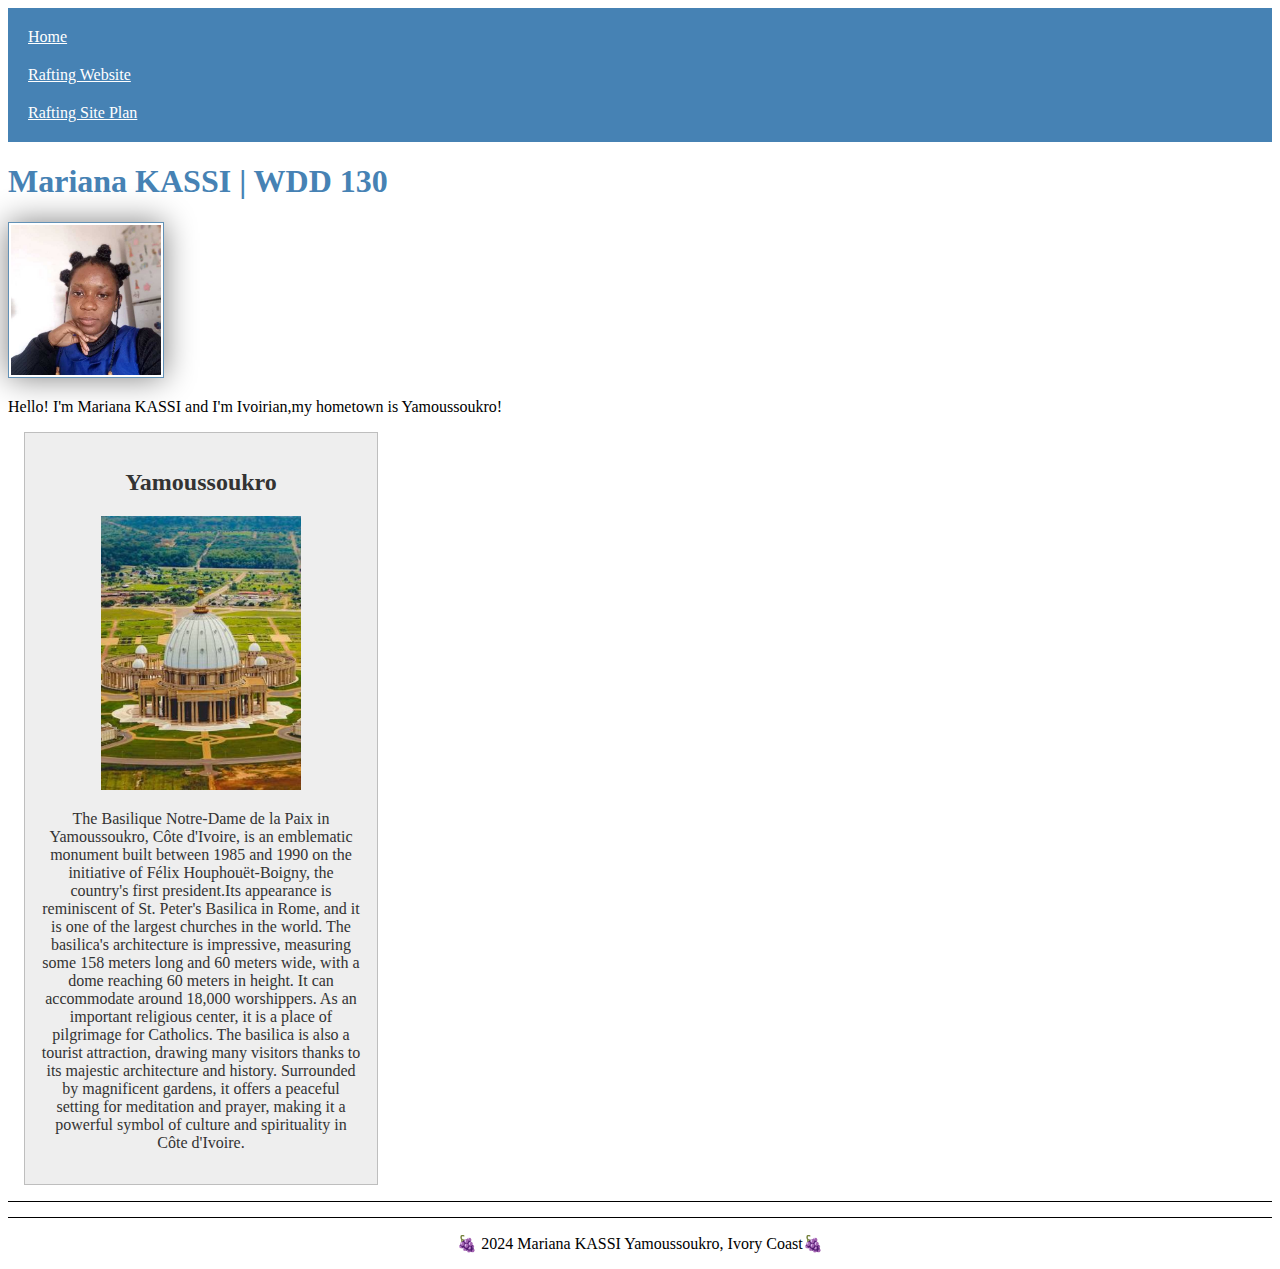
<file: index.html>
<!DOCTYPE html>
<html lang="en-US">
<head>
    <meta charset="utf-8">
    <meta name="viewport" content="width=device-width,initial-scale=1.0">
    <title>Mariana KASSI | WDD 130</title>
    <meta name="description" content="Mariana KASSI's BYU-Idaho wdd130 course home page">
    <meta name="author" content="Mariana KASSI">

    <link rel="stylesheet" href="styles.css">
</head>
  <body>
    <header>  
      <nav>
        <a href="#">Home</a>
        <a href="wwr/">Rafting Website</a>
        <a href="wwr/site-plan-Rafting.html">Rafting Site Plan</a>
      </nav>
    </header>
    <main>
      <h1>Mariana KASSI | WDD 130</h1>
      <img src="NEW.jpg" alt="Hello, I'am Mariana KASSI" width="200">
      <p>Hello! I'm Mariana KASSI and I'm Ivoirian,my hometown is Yamoussoukro! </p>
    </main>

</main>
<aside>
  <h2>Yamoussoukro</h2>
  <img src="Basilic in Yamoussoukro.jpg" alt="Basilic,Yamoussoukro">
  <p class="centered-text">The Basilique Notre-Dame de la Paix in Yamoussoukro, Côte d'Ivoire, is an emblematic monument built between 1985 and 1990 on the initiative of Félix Houphouët-Boigny, the country's first president.Its appearance is reminiscent of St. Peter's Basilica in Rome, and it is one of the largest churches in the world. The basilica's architecture is impressive, measuring some 158 meters long and 60 meters wide, with a dome reaching 60 meters in height. It can accommodate around 18,000 worshippers. As an important religious center, it is a place of pilgrimage for Catholics. The basilica is also a tourist attraction, drawing many visitors thanks to its majestic architecture and history. Surrounded by magnificent gardens, it offers a peaceful setting for meditation and prayer, making it a powerful symbol of culture and spirituality in Côte d'Ivoire.</p>
</aside>
<footer>

    <footer>
      <p>🍇 2024 Mariana KASSI Yamoussoukro, Ivory Coast🍇 </p>
    </footer>
  </body>
</html>
</file>
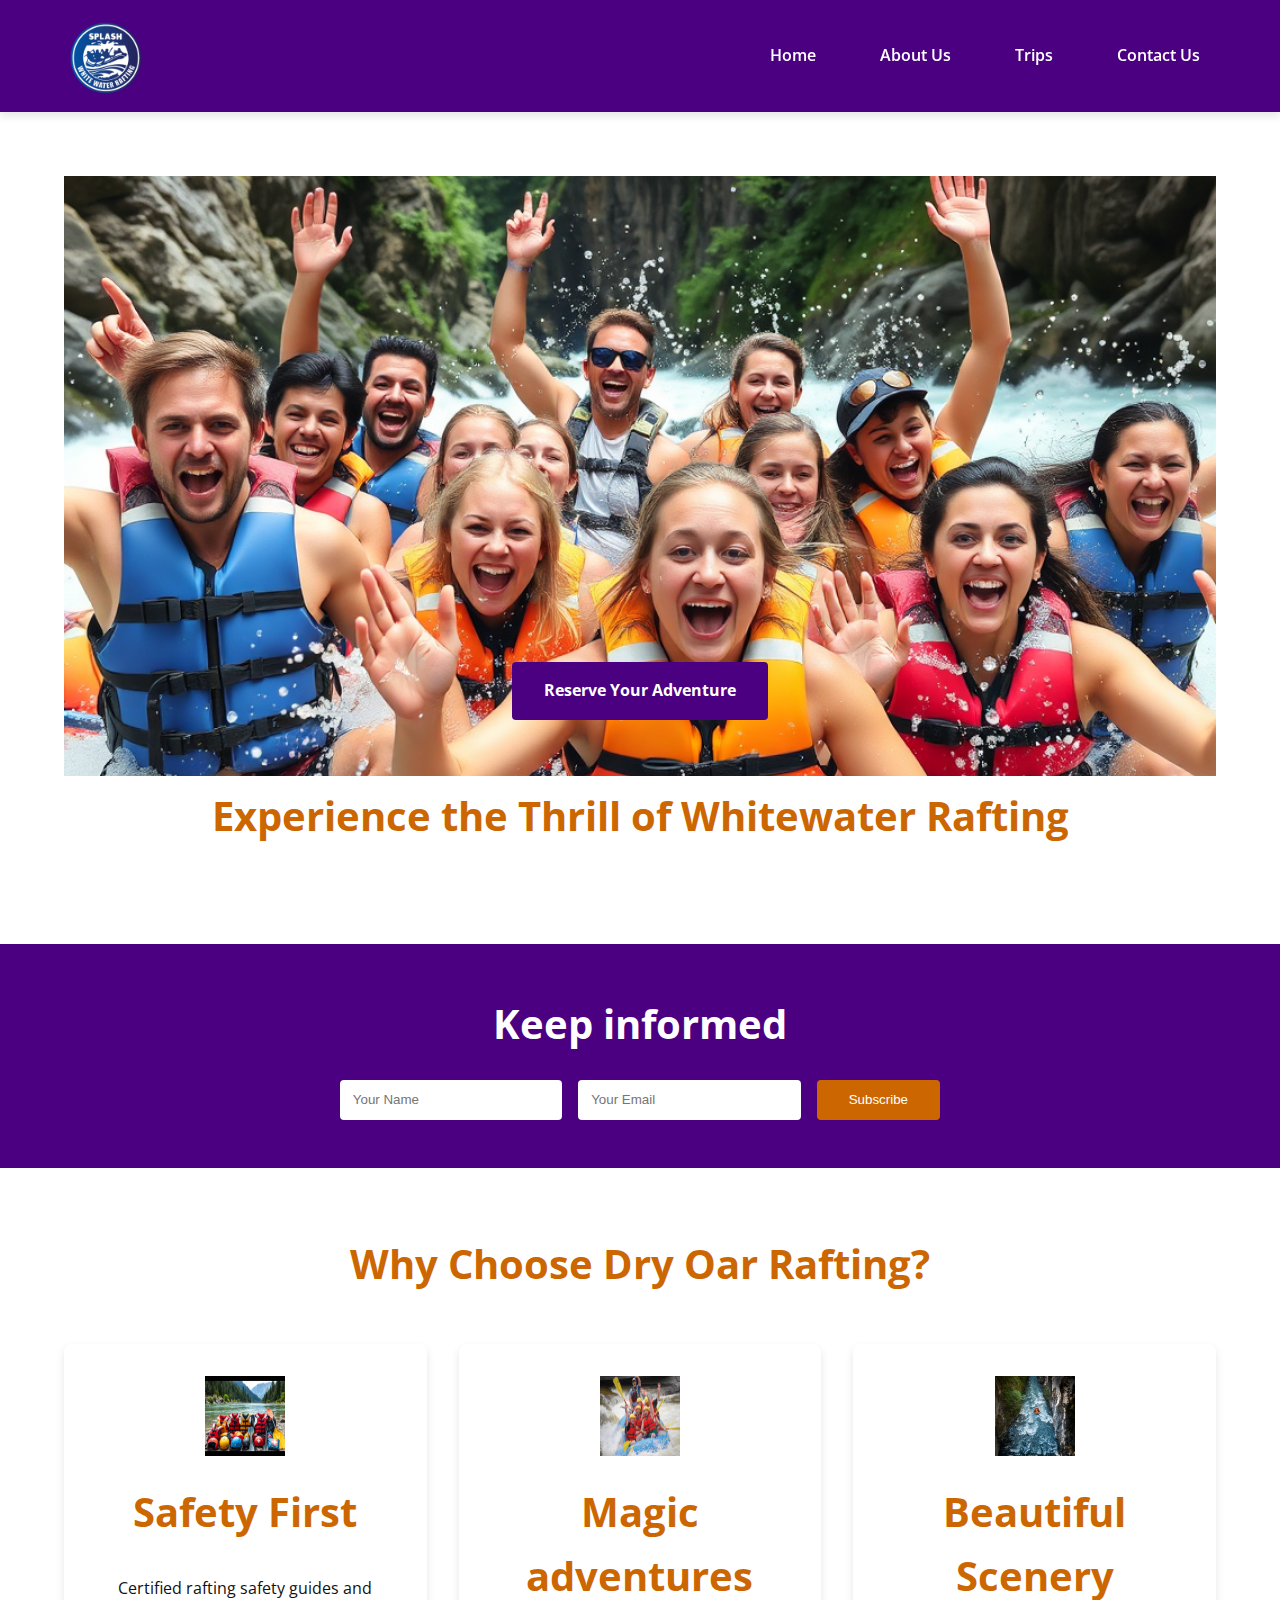
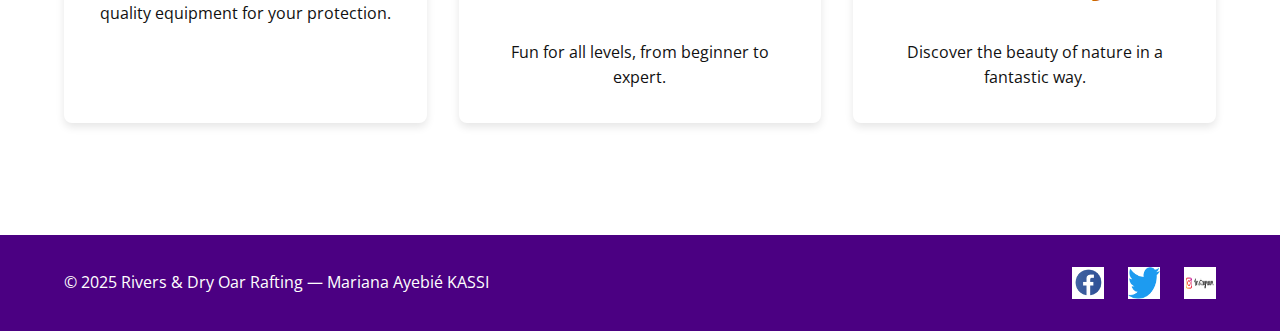
<file: wwr/index.html>
<!DOCTYPE html>
<html lang="en">
<head>
  <meta charset="UTF-8">
  <meta name="viewport" content="width=device-width, initial-scale=1.0">
  <meta name="description" content="Experience thrilling whitewater rafting adventures with Dry Oar Rafting. Book your trip today!">
  <title>Home - Dry Oar Rafting</title>
  <link href="https://fonts.googleapis.com/css2?family=Poppins:wght@600&family=Open+Sans&display=swap" rel="stylesheet">
  <link rel="stylesheet" href="styles/rafting.css">
</head>
<body>
 <header class="site-header">
<img src="images/Rafting-logo.png" alt="Rivers & Thrills Rafting Logo" >
<nav class="main-nav">
<ul>
<li><a href="index.html">Home</a></li>
<li><a href="about.html">About Us</a></li>
<li><a href="trips.html">Trips</a></li>
<li><a href="contact.html">Contact Us</a></li>
</ul>
</nav>
</header>

  <main>
    <!-- Hero Section -->
    <section class="hero">
      <img src="images/raft.png" alt="Whitewater rafting adventure">
      <h2>Experience the Thrill of Whitewater Rafting</h2>
      <a href="trips.html" class="cta-button">Reserve Your Adventure</a>
    </section>

    <!-- Newsletter Section -->
    <section class="newsletter">
      <h2>Keep informed</h2>
      <form class="newsletter-form">
        <input type="text" placeholder="Your Name" required>
        <input type="email" placeholder="Your Email" required>
        <button type="submit">Subscribe</button>
      </form>
    </section>

    <!-- Features Grid -->
    <section class="features">
      <h2>Why Choose Dry Oar Rafting?</h2>
      <div class="features-grid">
        <div class="feature-card">
          <img src="images/SR.jpg" alt="Safety First">
          <h3>Safety First</h3>
          <p>Certified rafting safety guides and quality equipment for your protection.</p>
        </div>
        <div class="feature-card">
          <img src="images/R7.jpg" alt="Thrilling Adventures">
          <h3>Magic adventures</h3>
          <p>Fun for all levels, from beginner to expert.</p>
        </div>
        <div class="feature-card">
          <img src="images/RP.jpg" alt="Beautiful Scenery">
          <h3>Beautiful Scenery</h3>
          <p>Discover the beauty of nature in a fantastic way.</p>
        </div>
      </div>
    </section>
  </main>
   <footer>
<p>© 2025 Rivers & Dry Oar Rafting — Mariana Ayebié KASSI</p>
<nav class="socialmedia">
<a href="https://facebook.com"><img src="images/logo-facebok.png" alt="Facebook" ></a>
<a href="https://twitter.com"><img src="images/logo-twiter.png" alt="Twitter" ></a>
<a href="https://instagram.com"><img src="images/logo-ig.png" alt="Instagram" ></a>
</nav>
</footer>
</body>
</html>
</file>
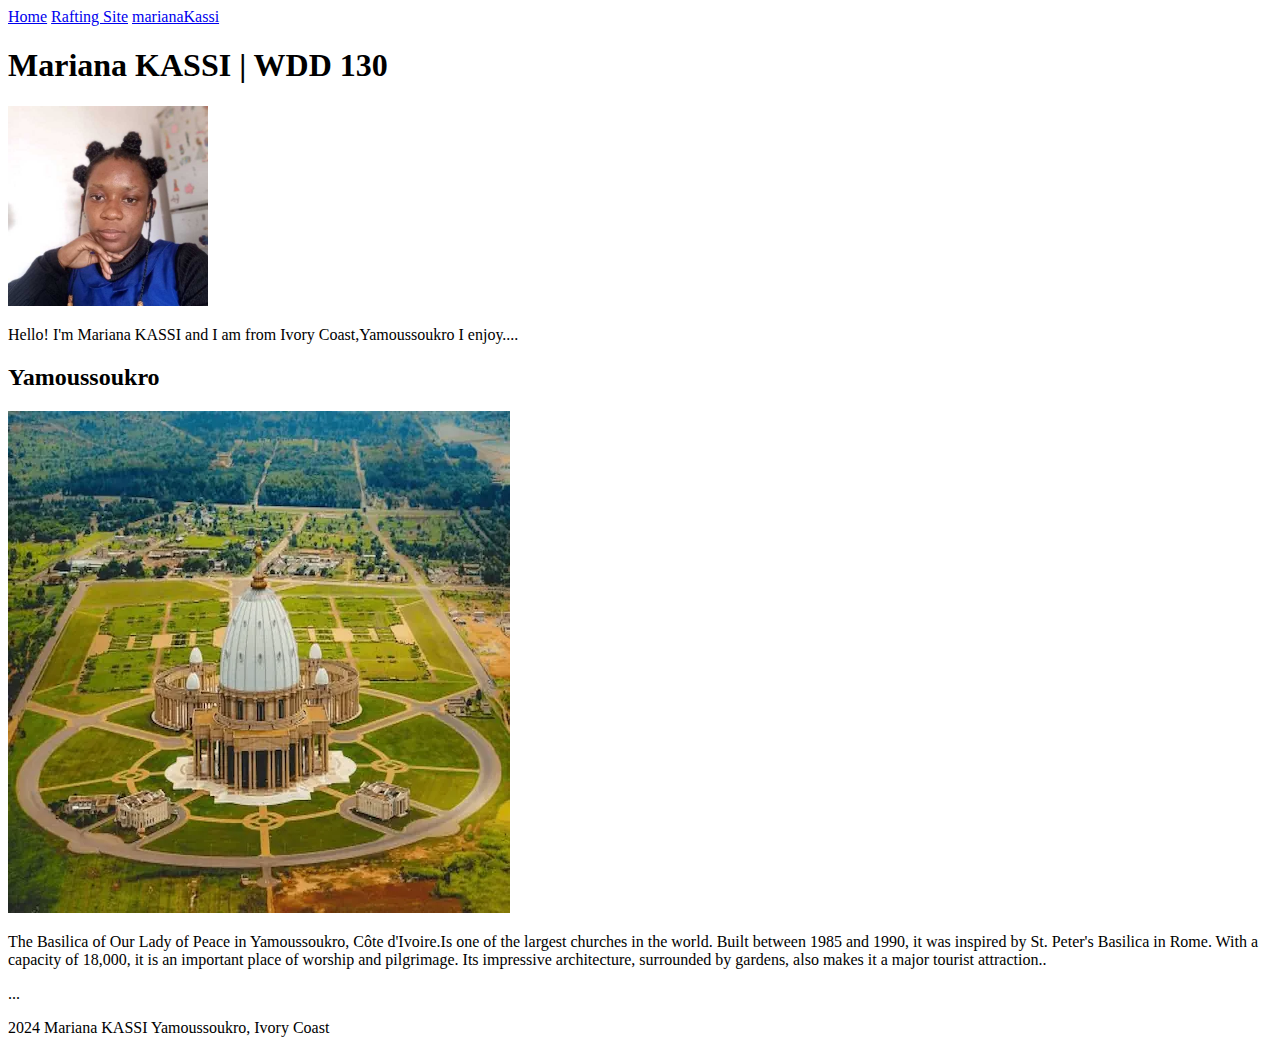
<file: iindex.html>
<!DOCTYPE html>
<html lang="en-US">
<head>
    <meta charset="utf-8">
    <meta name="viewport" content="width=device-width,initial-scale=1.0">
    <title>Mariana KASSI | WDD 130</title>
    <meta name="description" content="Mariana KASSI's BYU-Idaho wdd130 course home page">
    <meta name="author" content="Mariana KASSI">
    </head>
  <body>
    <header>  
      <nav>
        <a href="#">Home</a>
        <a href="wwr/">Rafting Site</a>
        <a href="https://github.com/marianaKassi/wdd130">marianaKassi</a>
      </nav>
    </header>
    <main>
      <h1>Mariana KASSI | WDD 130</h1>
      <img src="images/NEW.jpg" alt="Hello, I'am Mariana KASSI" width="200">
      <p>Hello! I'm Mariana KASSI and I am from Ivory Coast,Yamoussoukro I enjoy.... </p>
    </main>

</main>
<aside>
  <h2>Yamoussoukro</h2>
  <img src="images/Basilic.YAKRO.webp" alt="Basilic,Yamoussoukro">
  <p>The Basilica of Our Lady of Peace in Yamoussoukro, Côte d'Ivoire.Is one of the largest churches in the world. Built between 1985 and 1990, it was inspired by St. Peter's Basilica in Rome. With a capacity of 18,000, it is an important place of worship and pilgrimage. Its impressive architecture, surrounded by gardens, also makes it a major tourist attraction..</p>
</aside>
<footer>
  ...

    <footer>
      <p>2024 Mariana KASSI Yamoussoukro, Ivory Coast</p>
    </footer>
  </body>
</html>
</file>
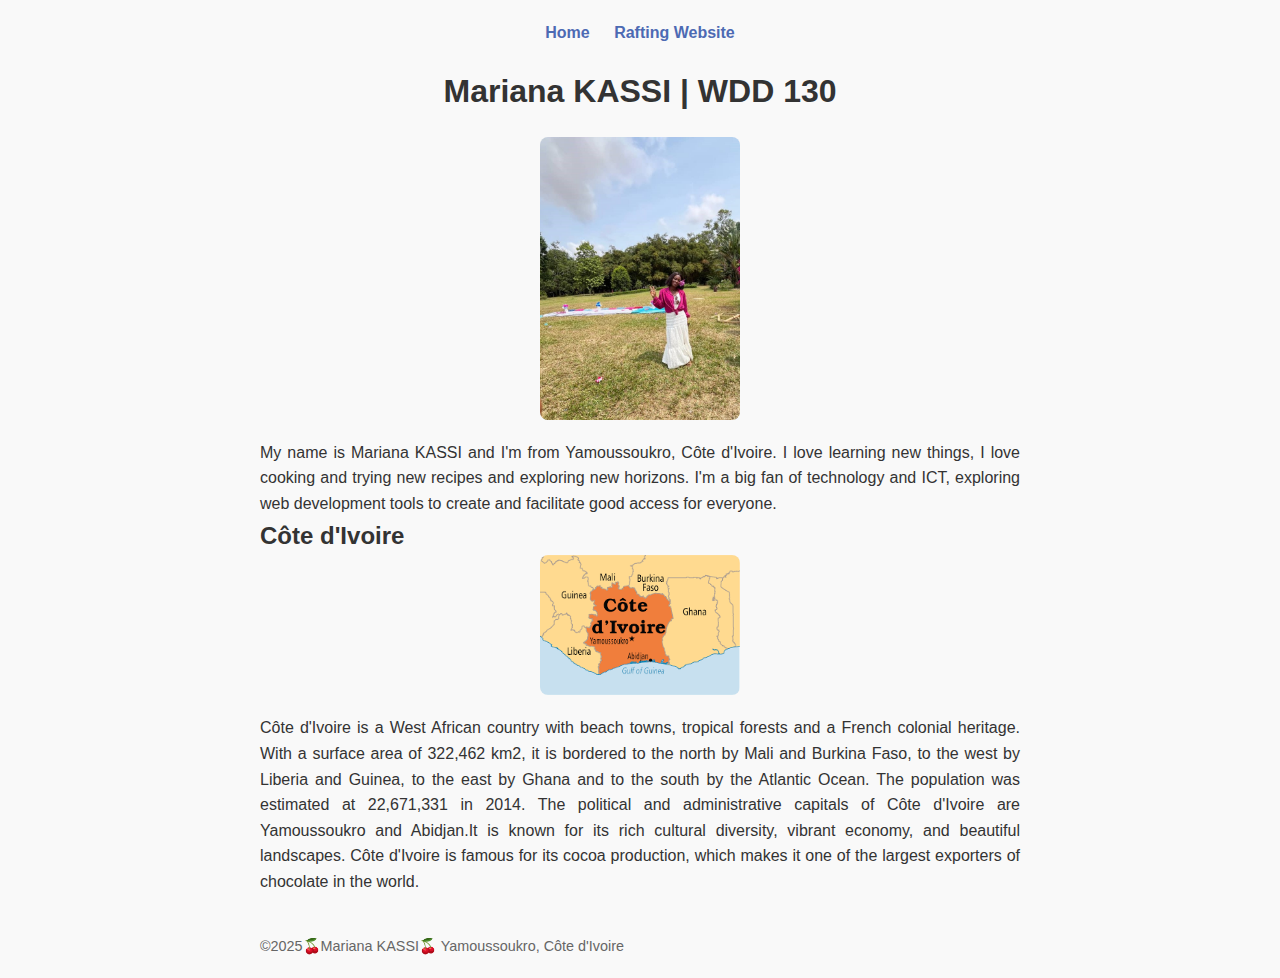
<file: indde.html>
<!DOCTYPE html>
<html lang="en-US">
  <head>
    <meta charset="utf-8" />
    <meta name="viewport" content="width=device-width, initial-scale=1.0" />
    <title>Mariana KASSI | WDD 130</title>  
      <link rel="stylesheet" href="styles/main.css" />
  </head>
  <body>
    <header>
      <nav>
        <a href="#">Home</a>
        <a href="wwr/">Rafting Website</a>
      </nav>
    </header>

    <main>
      <h1>Mariana KASSI | WDD 130</h1>
      <img src="images/ph0.jpg" alt="Hello, I'm Mariana KASSI" width="200" />
      <p>My name is Mariana KASSI and I'm from Yamoussoukro,
        Côte d'Ivoire. I love learning new things, I love cooking and trying new recipes and exploring new horizons. I'm a big fan of technology and ICT, exploring web development tools to create and facilitate good access for everyone.</p>
    </main>


    <aside>
        <h2>Côte d'Ivoire</h2>
        <img src="images/CI.png" alt="Côte d'Ivoire landscape" width="200">
        <p>  Côte d'Ivoire is a West African country with beach towns, tropical forests and a French colonial heritage. With a surface area of 322,462 km2, it is bordered to the north by Mali and Burkina Faso, to the west by Liberia and Guinea, to the east by Ghana and to the south by the Atlantic Ocean. The population was estimated at 22,671,331 in 2014. The political and administrative capitals of Côte d'Ivoire are Yamoussoukro and Abidjan.It is known for its rich cultural diversity, vibrant economy, and beautiful landscapes. Côte d'Ivoire is famous for its cocoa production, which makes it one of the largest exporters of chocolate in the world.</p>
      </aside>
    <footer>
      <p>©2025🍒Mariana KASSI🍒 Yamoussoukro, Côte d'Ivoire </p>
    </footer>
  </body>
</html>
</file>
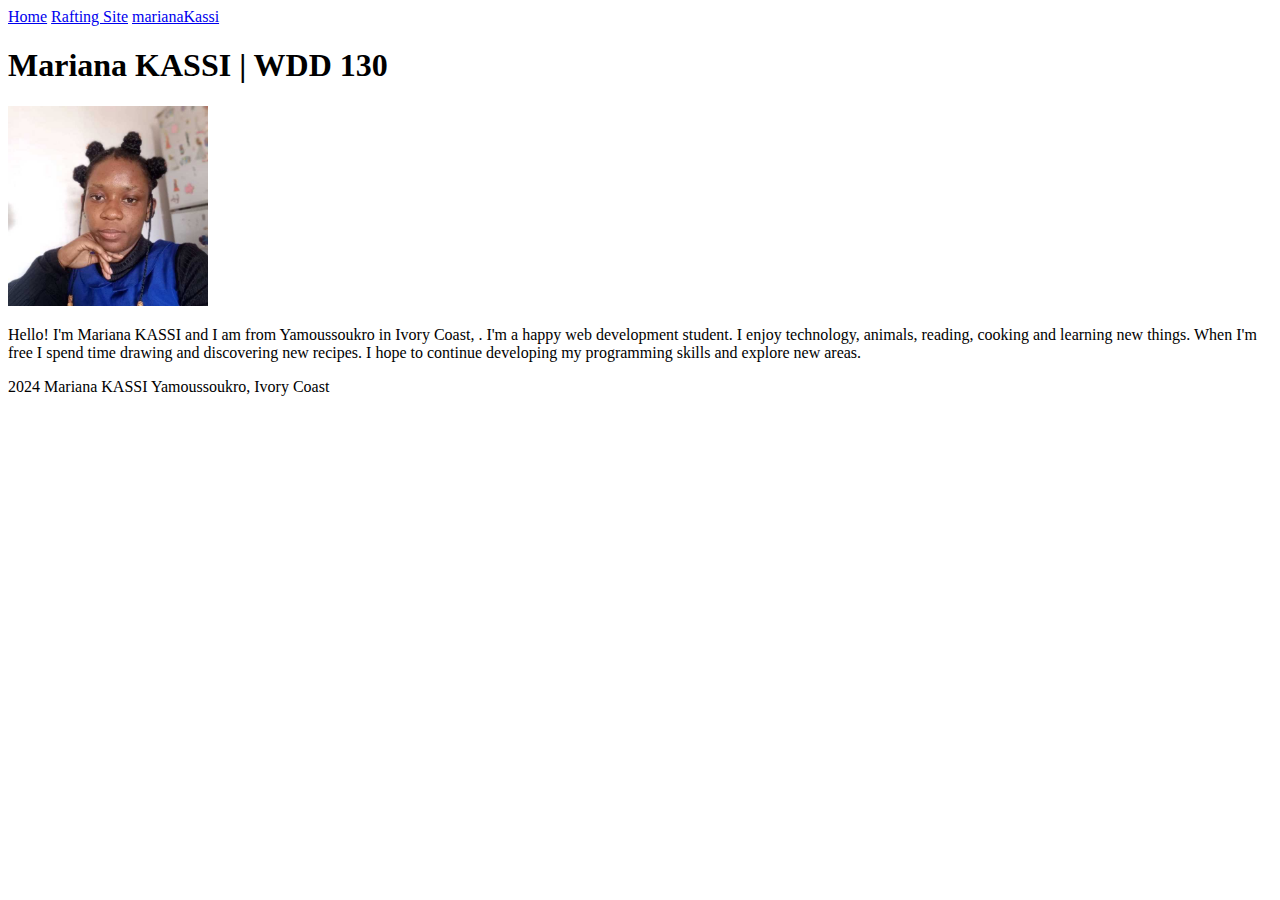
<file: Work.html>
<!DOCTYPE html>
<html lang="en-US">
  <head>
    <meta charset="utf-8">
    <meta name="viewport" content="width=device-width,initial-scale=1.0">
    <title>Mariana KASSI | WDD 130</title>
  </head>
  <body>
    <header>  
      <nav>
        <a href="#">Home</a>
        <a href="wwr/">Rafting Site</a>
        <a href="https://github.com/marianaKassi/wdd130">marianaKassi</a>
      </nav>
    </header>
    <main>
      <h1>Mariana KASSI | WDD 130</h1>
      <img src="images/NEW.jpg" alt="Hello, I'am Mariana KASSI" width="200">
      <p>Hello! I'm Mariana KASSI and I am from Yamoussoukro in Ivory Coast, . I'm a happy web development student. I enjoy technology, animals, reading, cooking and learning new things.
        When I'm free I spend time drawing and discovering new recipes.
        I hope to continue developing my programming skills and explore new areas. </p>
    </main>
    <footer>
      <p>2024 Mariana KASSI Yamoussoukro, Ivory Coast</p>
    </footer>
  </body>
</html>
</file>
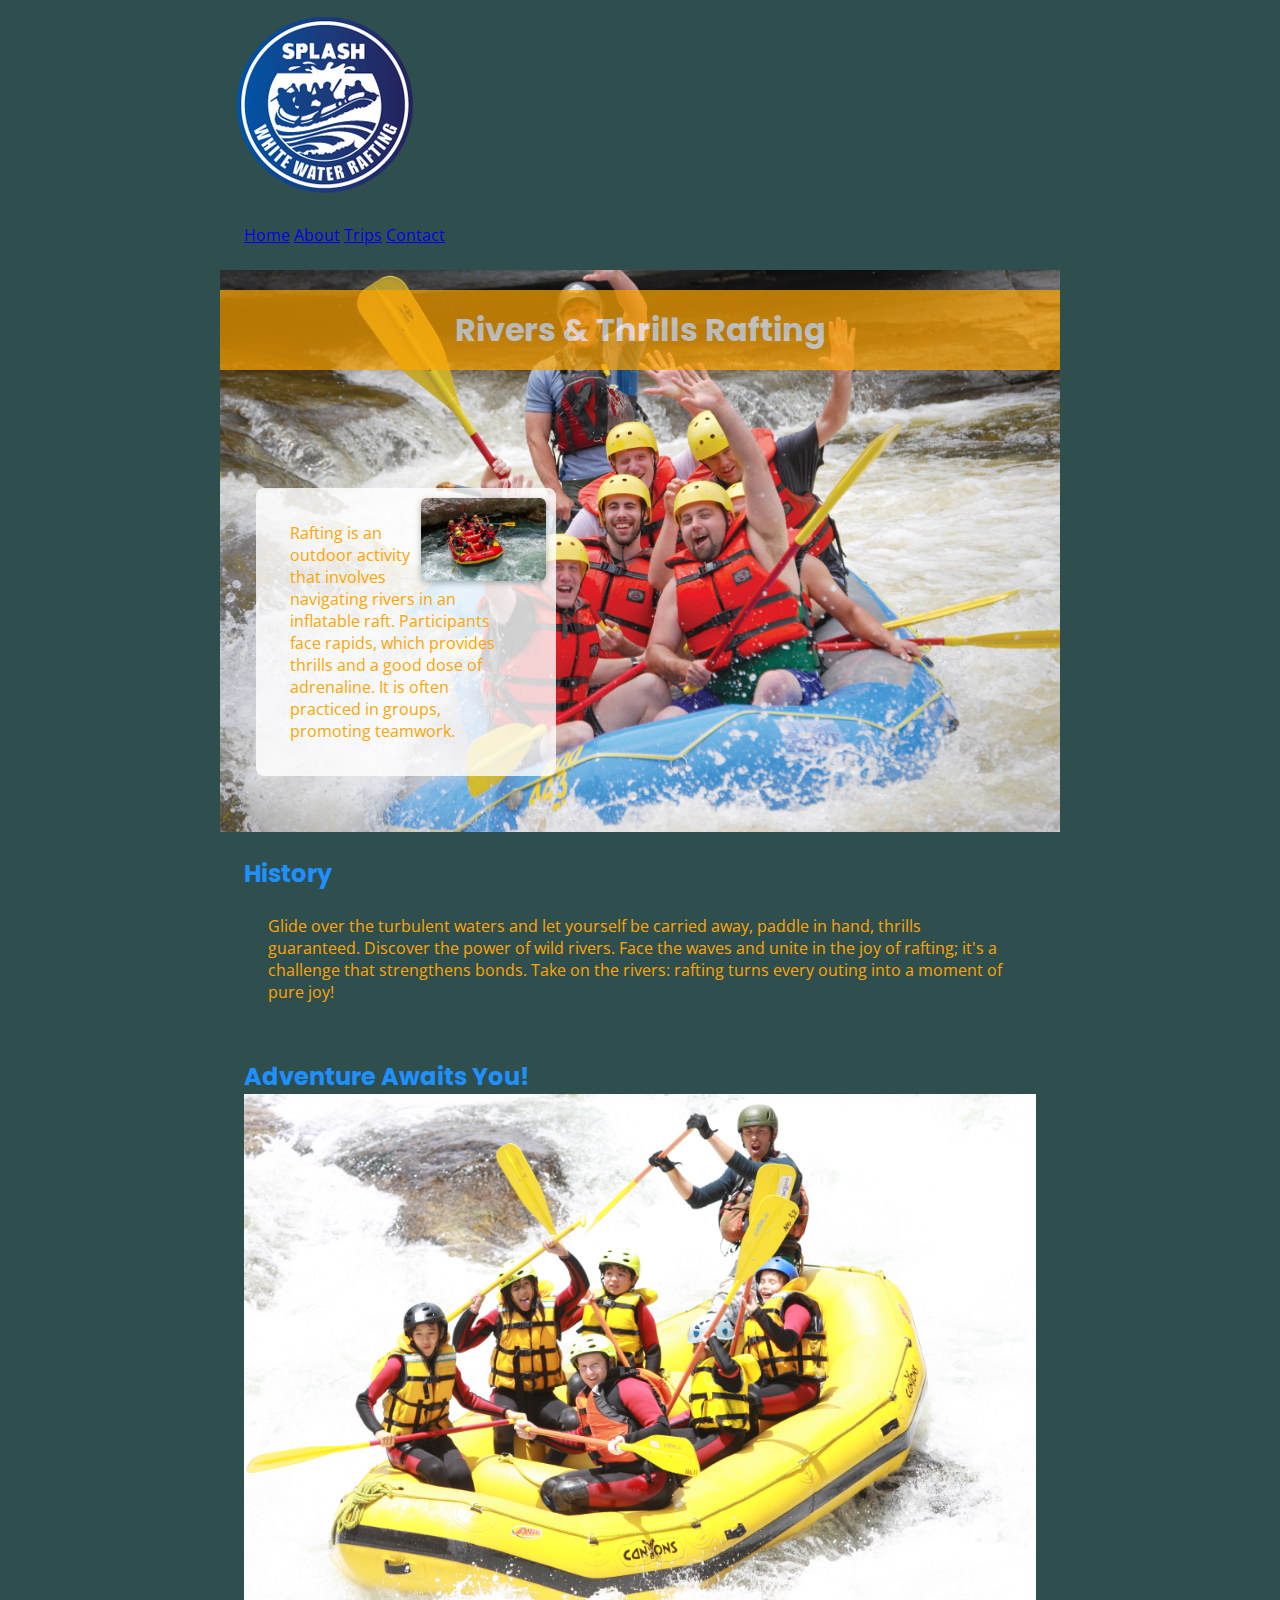
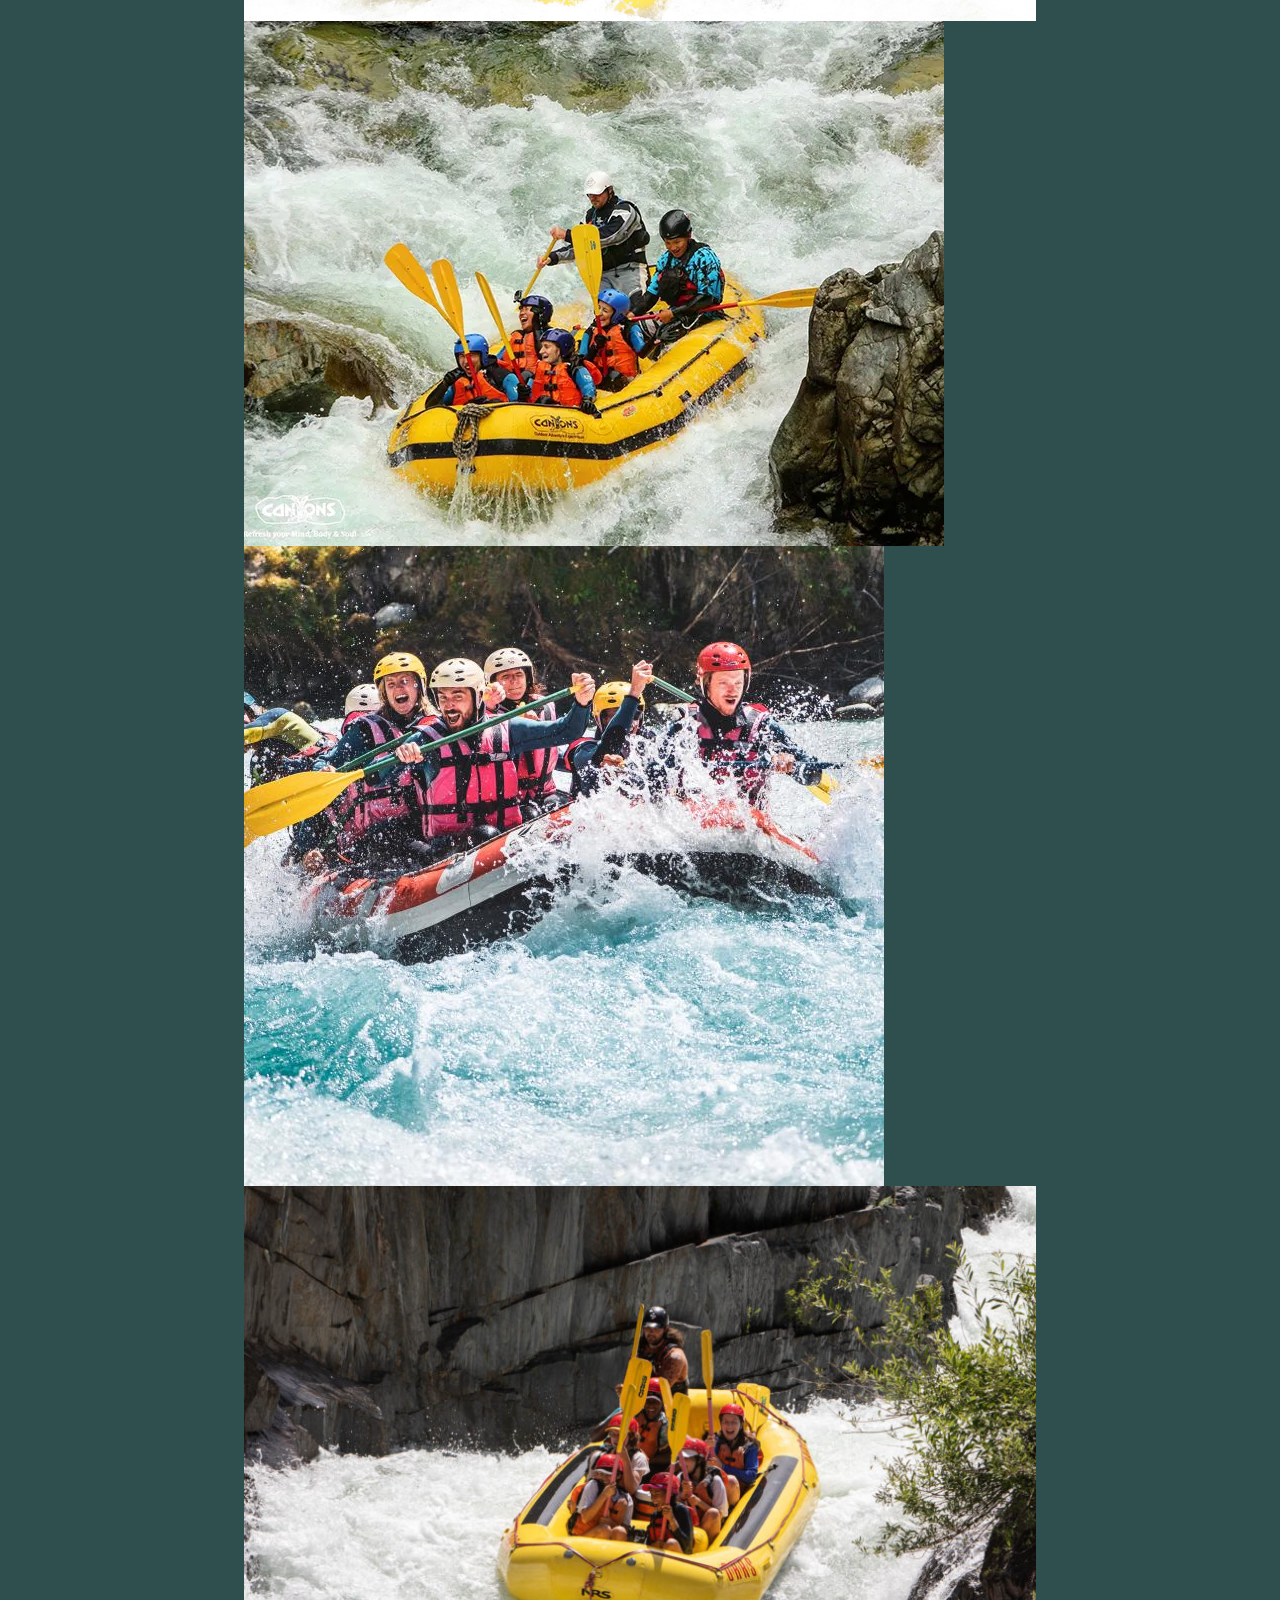
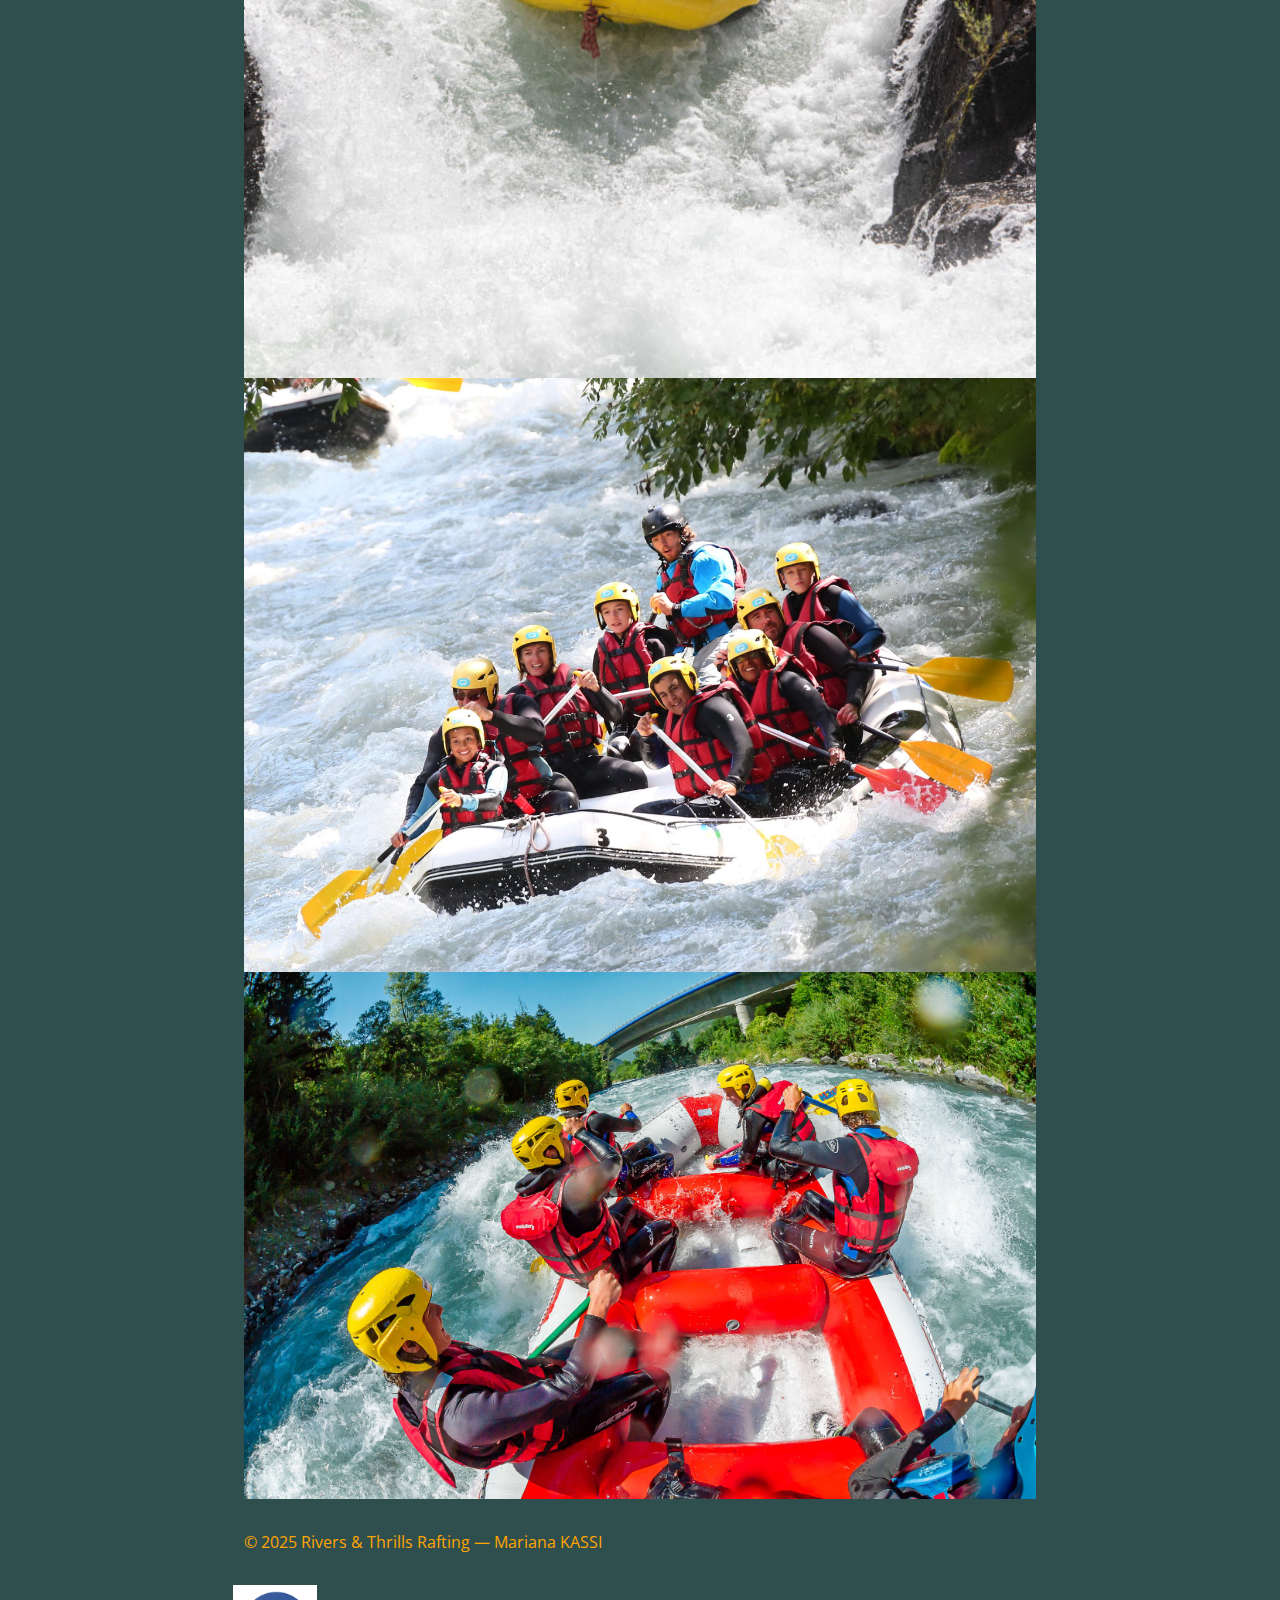
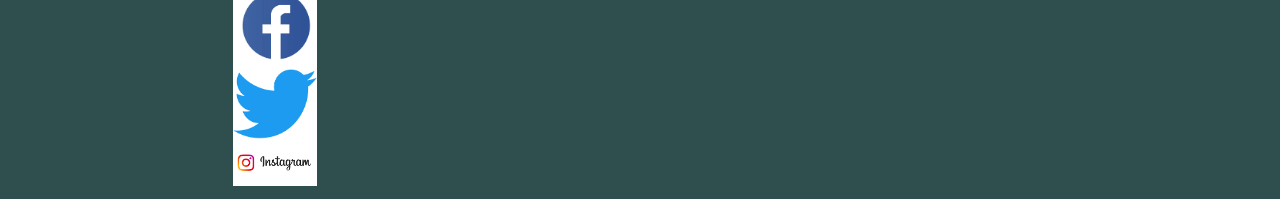
<file: wwr/about.html>
<!DOCTYPE html>
<html lang="en">
<head>
  <meta charset="UTF-8" />
  <meta name="viewport" content="width=device-width, initial-scale=1.0" />
  <meta name="description" content="Learn more about our whitewater rafting adventures and company history." />
  <meta name="author" content="Mariana KASSI" />

  <!-- Google Fonts -->
  <link rel="preconnect" href="https://fonts.googleapis.com ">
  <link rel="preconnect" href="https://fonts.gstatic.com " crossorigin>
  <link href="https://fonts.googleapis.com/css2?family=Poppins :wght@600&family=Open+Sans&display=swap" rel="stylesheet">

  <!-- CSS -->
  <link rel="stylesheet" href="styles/raft.css" />

  <title>About – Rivers & Thrills Rafting</title>
</head>
<body>

  <!-- Header -->
  <header>
    <img src="images/Rafting logo.png" alt="Rivers & Thrills Rafting Company Logo" />
    <nav>
      <a href="index.html">Home</a>
      <a href="about.html">About</a>
      <a href="trips.html">Trips</a>
      <a href="contact.html">Contact</a>
    </nav>
  </header>

  <!-- Main Content -->
  <main>
    <!-- Hero Section -->
    <div class="hero">
      <img src="images/R7.jpg" alt="Rafting Adventure Background" />
      <h1>Rivers & Thrills Rafting</h1>
      <article>
        <img src="images/R6.jpg" alt="Happy Customer" />
        <p>Rafting is an outdoor activity that involves navigating rivers in an inflatable raft. Participants face rapids, which provides thrills and a good dose of adrenaline. It is often practiced in groups, promoting teamwork.</p>
      </article>
    </div>

    <!-- History Section -->
    <section>
      <h2>History</h2>
      <p>
Glide over the turbulent waters and let yourself be carried away, paddle in hand, thrills guaranteed. Discover the power of wild rivers. Face the waves and unite in the joy of rafting; it's a challenge that strengthens bonds.
Take on the rivers: rafting turns every outing into a moment of pure joy!</p>
    </section>

    <!-- Adventure Section -->
    <section>
      <h2>Adventure Awaits You!</h2>
      <img src="images/R2-Family.jpg" alt="Rafting 1" />
      <img src="images/R3.jpg" alt="Rafting 2" />
      <img src="images/R4.jpg" alt="Rafting 3" />
      <img src="images/R1.jpg" alt="Rafting 4" />
     <img src="images/R66.jpg" alt="Rafting 4" />
      <img src="images/R8.jpg" alt="Rafting 5" />
    </section>
  </main>

  <!-- Footer -->
  <footer>
    <p>&copy; 2025 Rivers & Thrills Rafting — Mariana KASSI
    </p>
    <nav class="socialmedia">
      <a href="https://facebook.com "><img src="images/logo  facebok.png" alt="Facebook" /></a>
      <a href="https://twitter.com "><img src="images/logo twiter.png" alt="Twitter" /></a>
      <a href="https://instagram.com "><img src="images/logo ig.png" alt="Instagram" /></a>
    </nav>
  </footer>

</body>
</html>
</file>
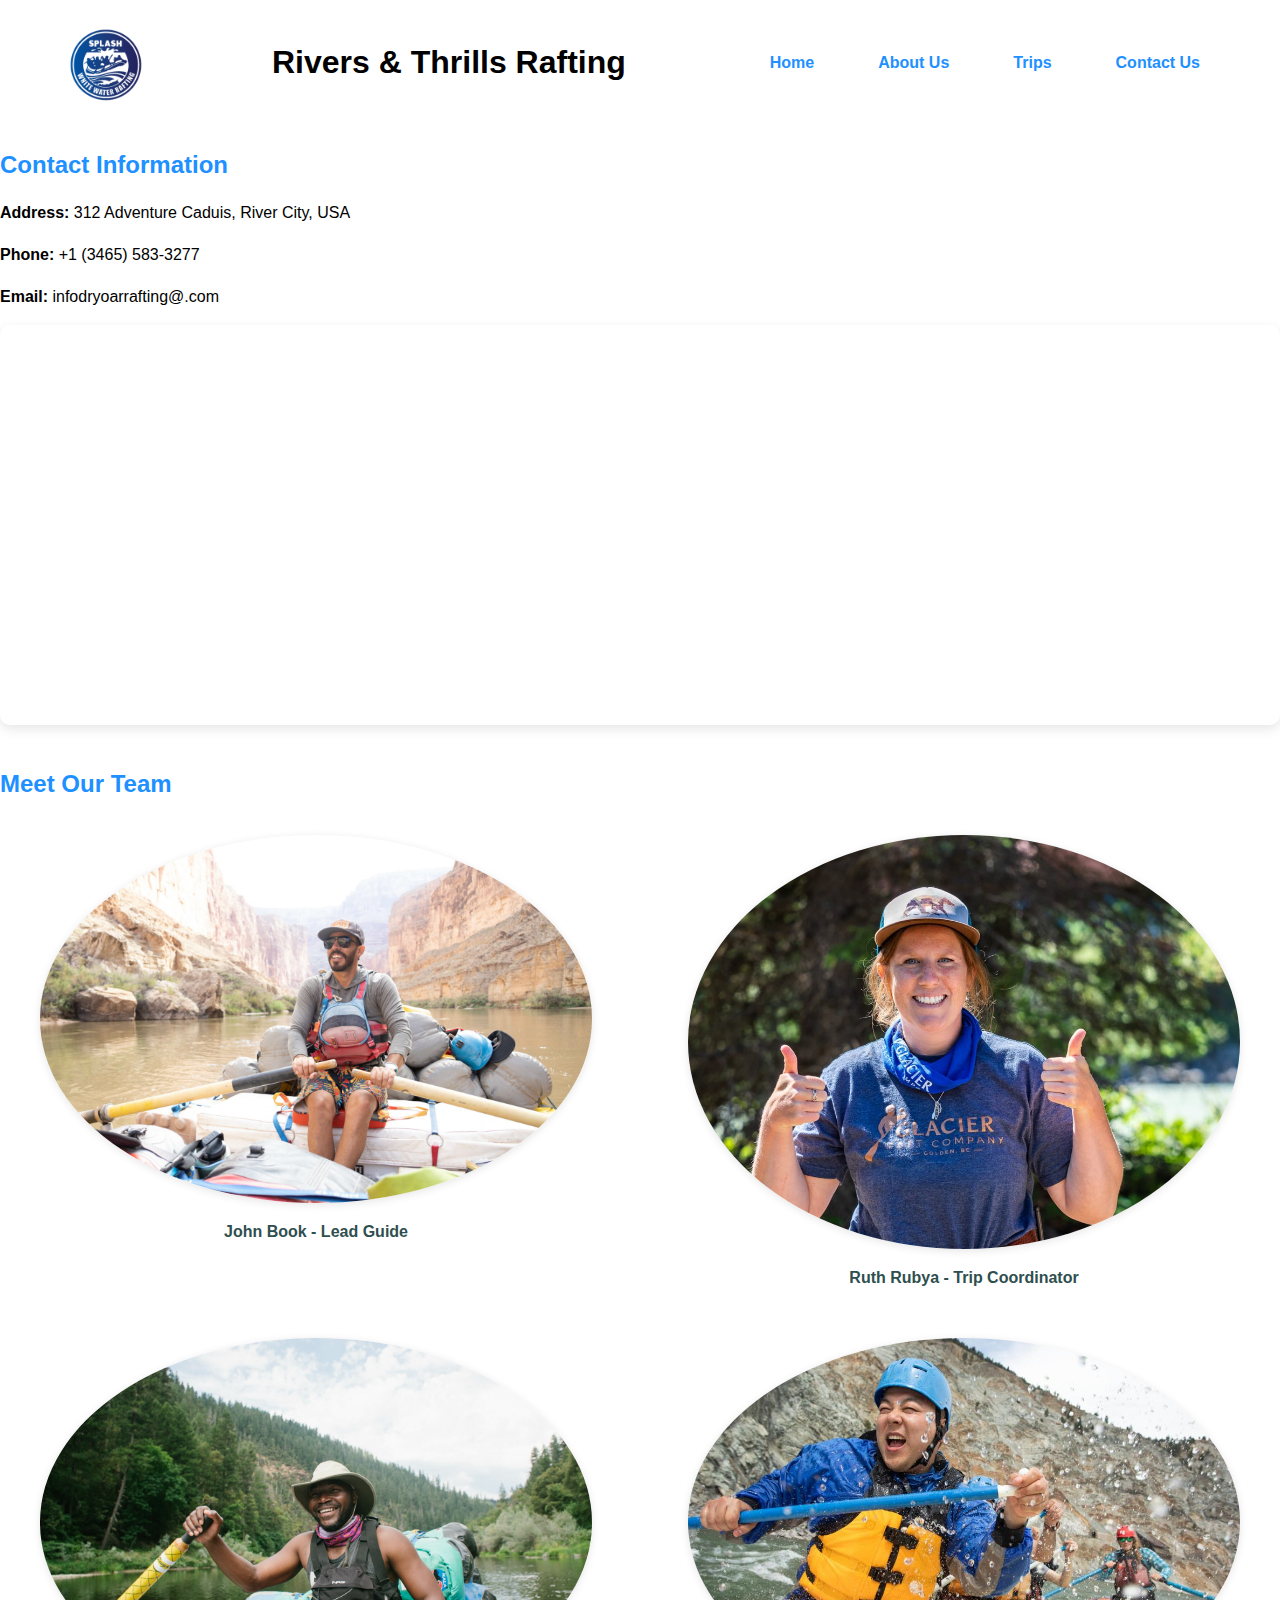
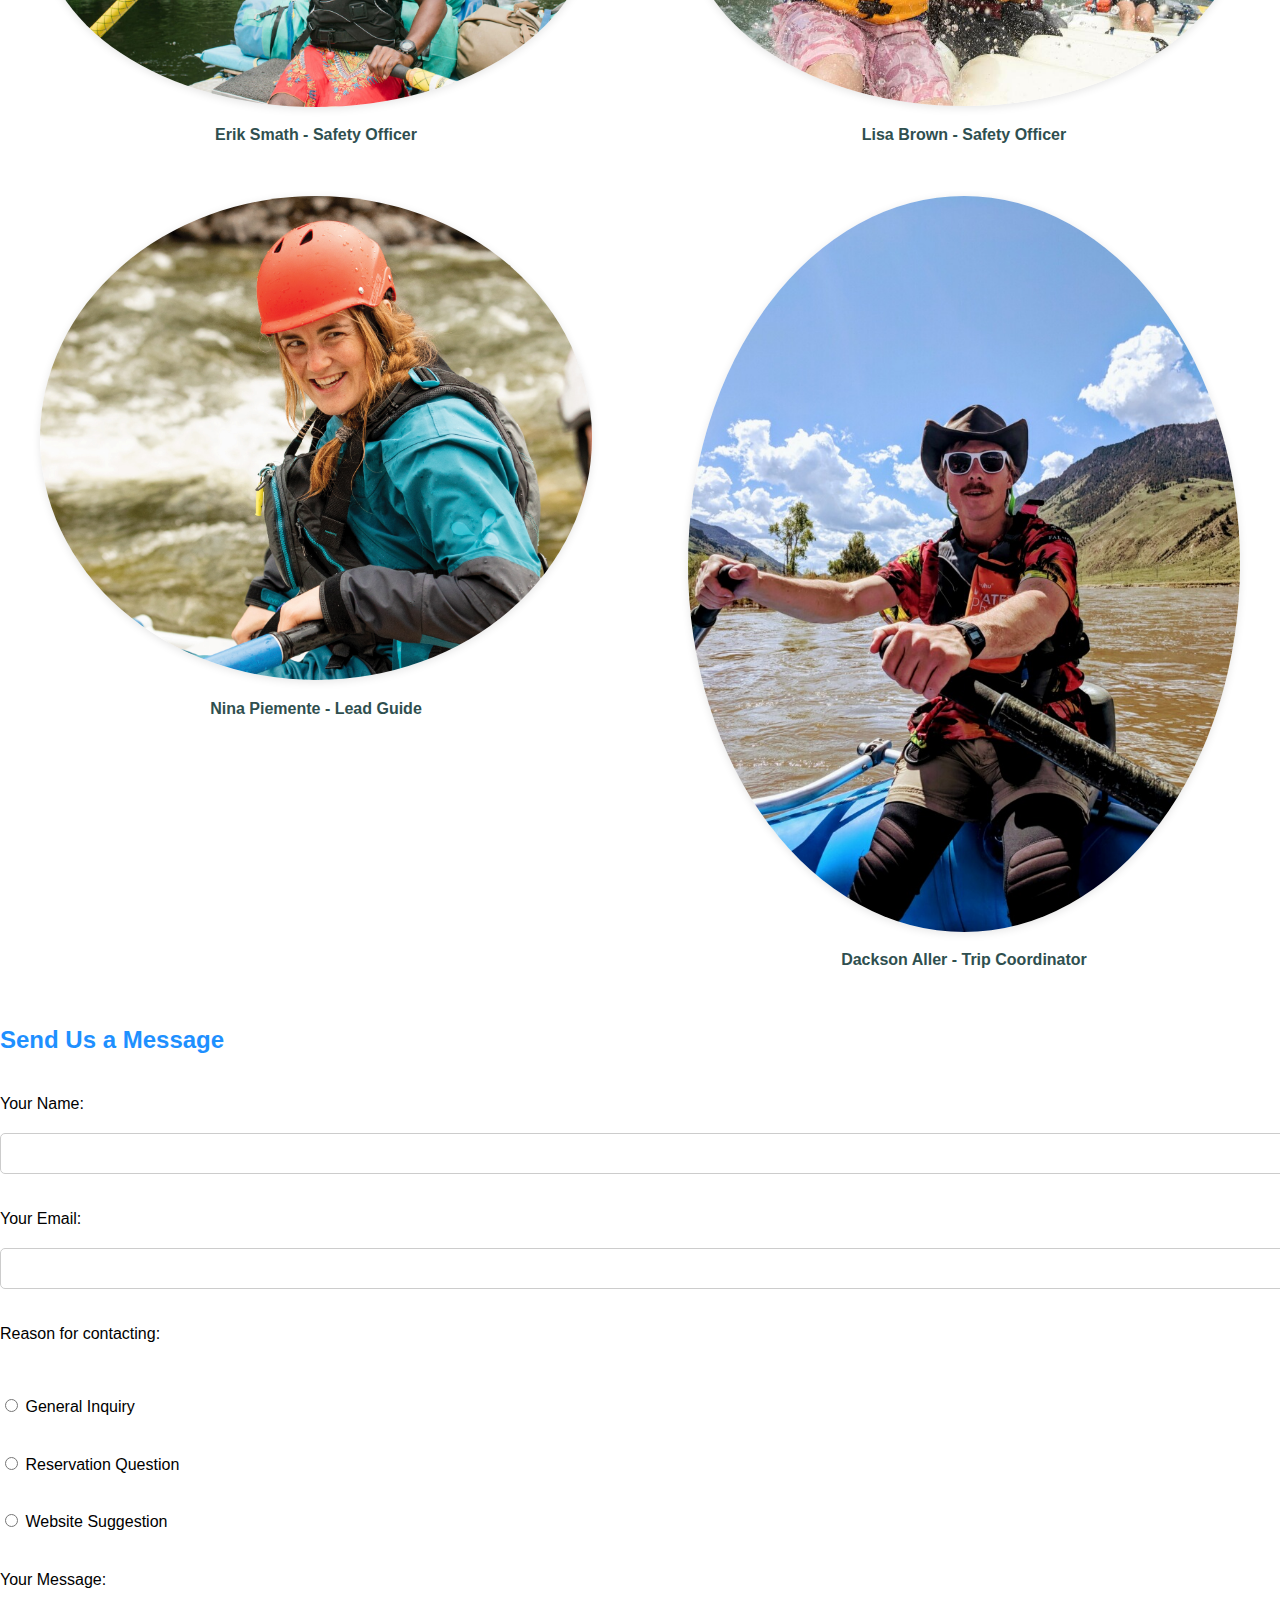
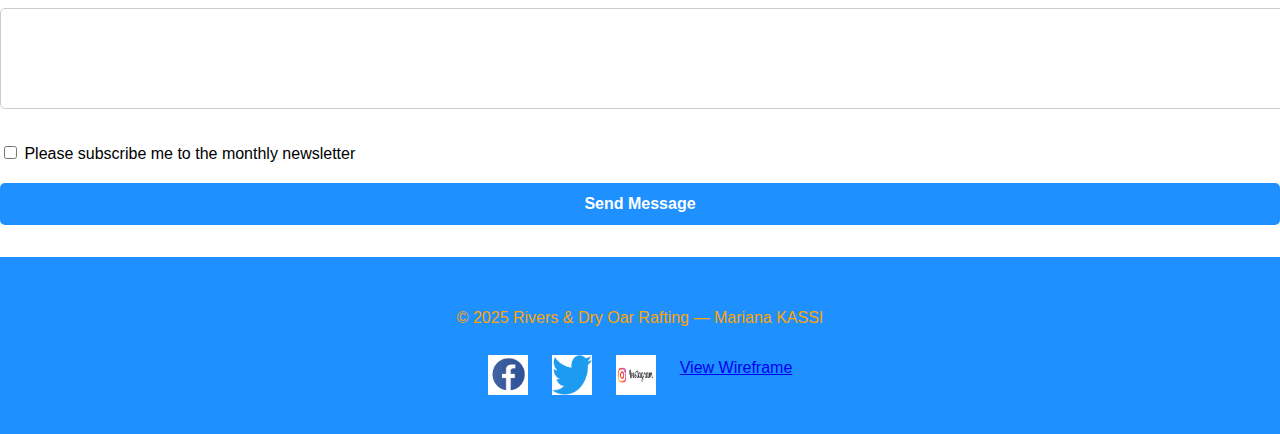
<file: wwr/contact Us.html>
<!DOCTYPE html>
<html lang="en">
<head>
  <meta charset="UTF-8" />
  <meta name="viewport" content="width=device-width, initial-scale=1.0" />
  <meta name="description" content="Contact Rivers & Thrills Rafting for questions about our trips, reservations, or website suggestions." />
  <meta name="author" content="Mariana KASSI" />

  <!-- Google Fonts -->
  <link href="https://www.britannica.com/place/Ghaghara-River" rel="stylesheet">

  <!-- CSS -->
  <link rel="stylesheet" href="styles/R.css" />

  <title>Contact Us - Dry Oar Rafting</title>
</head>
<body>

  <!-- Header -->
  <header class="site-header">
    <img src="images/Rafting logo.png" alt="Rivers & Thrills Rafting Logo" />
    <h1>Rivers & Thrills Rafting</h1>
    <nav class="main-nav">
      <ul>
        <li><a href="index.html">Home</a></li>
        <li><a href="about.html">About Us</a></li>
        <li><a href="trips.html">Trips</a></li>
        <li><a href="contact.html">Contact Us</a></li>
      </ul>
    </nav>
  </header>

  <!-- Main Content -->
  <main>

    <!-- Contact Info Section -->
    <section class="contact-info">
      <h2>Contact Information</h2>
      <p><strong>Address:</strong> 312 Adventure Caduis, River City, USA</p>
      <p><strong>Phone:</strong> +1 (3465) 583-3277</p>
      <p><strong>Email:</strong> infodryoarrafting@.com</p>

      <!-- Embedded Google Map -->
      <div class="map">
        <iframe src="https://www.google.com/maps/embed?pb=!1m18!1m12!1m3!1d3153.093981877772!2d-122.41941548468125!3d37.7749297797589!2m3!1f0!2f0!3f0!3m2!1i1024!2i768!4f13.1!3m3!1m2!1s0x8085808c3df07c0f%3A0xf0f1a8f2f37e8dd3!2sSan+Francisco%2C+CA!5e0!3m2!1sen!2sus!4v1614321011111!5m2!1sen!2sus" allowfullscreen loading="lazy"></iframe>
      </div>
    </section>

    <!-- Employee Profiles Section -->
    <section class="employee-profiles">
      <h2>Meet Our Team</h2>
      <div class="profiles">
        <figure>
          <img src="images/ER1.jpg" alt="Employee 1" />
          <figcaption>John Book - Lead Guide</figcaption>
        </figure>
        <figure>
          <img src="images/ER2.jpg" alt="Employee 2" />
          <figcaption>Ruth Rubya - Trip Coordinator</figcaption>
        </figure>
        <figure>
          <img src="images/ER3.jpg" alt="Employee 3" />
          <figcaption>Erik Smath - Safety Officer</figcaption>
        </figure>
         <figure>
          <img src="images/ER4.jpg" alt="Employee 3" />
          <figcaption>Lisa Brown - Safety Officer</figcaption>
        </figure>
        <figure>
          <img src="images/ER5.jpg" alt="Employee 3" />
          <figcaption>Nina Piemente - Lead Guide</figcaption>
        </figure>
        <figure>
          <img src="images/E6.jpg" alt="Employee 3" />
          <figcaption>Dackson Aller - Trip Coordinator</figcaption>
        </figure>
      </div>
    </section>

    <!-- Contact Form Section -->
    <section class="contact-form">
      <h2>Send Us a Message</h2>
      <form action="#" method="post"> 
        <label for="name">Your Name:</label>
        <input type="text" id="name" name="name" required />

        <label for="email">Your Email:</label>
        <input type="email" id="email" name="email" required />

        <p>Reason for contacting:</p>
        <label><input type="radio" name="reason" value="general" /> General Inquiry</label>
        <label><input type="radio" name="reason" value="reservation" /> Reservation Question</label>
        <label><input type="radio" name="reason" value="website" /> Website Suggestion</label>

        <label for="message">Your Message:</label>
        <textarea id="message" name="message" rows="5" required></textarea>

        <label><input type="checkbox" name="newsletter" /> Please subscribe me to the monthly newsletter</label>

        <button type="submit" class="submit-button">Send Message</button>
      </form>
    </section>

  </main>

  <!-- Footer -->
  <footer>
    <p>&copy; 2025 Rivers &  Dry Oar Rafting — Mariana KASSI</p>
    <nav class="socialmedia">
      <a href="https://facebook.com"><img  src="images/logo  facebok.png" alt="Facebook" /></a>
      <a href="https://twitter.com"><img  src="images/logo twiter.png" alt="Twitter" /></a>
      <a href="https://instagram.com"><img  src="images/logo ig.png" alt="Instagram" /></a>
      <a href="wireframe-contact.html" target="_blank">View Wireframe</a>
    </nav>
  </footer>

</body>
</html>
</file>
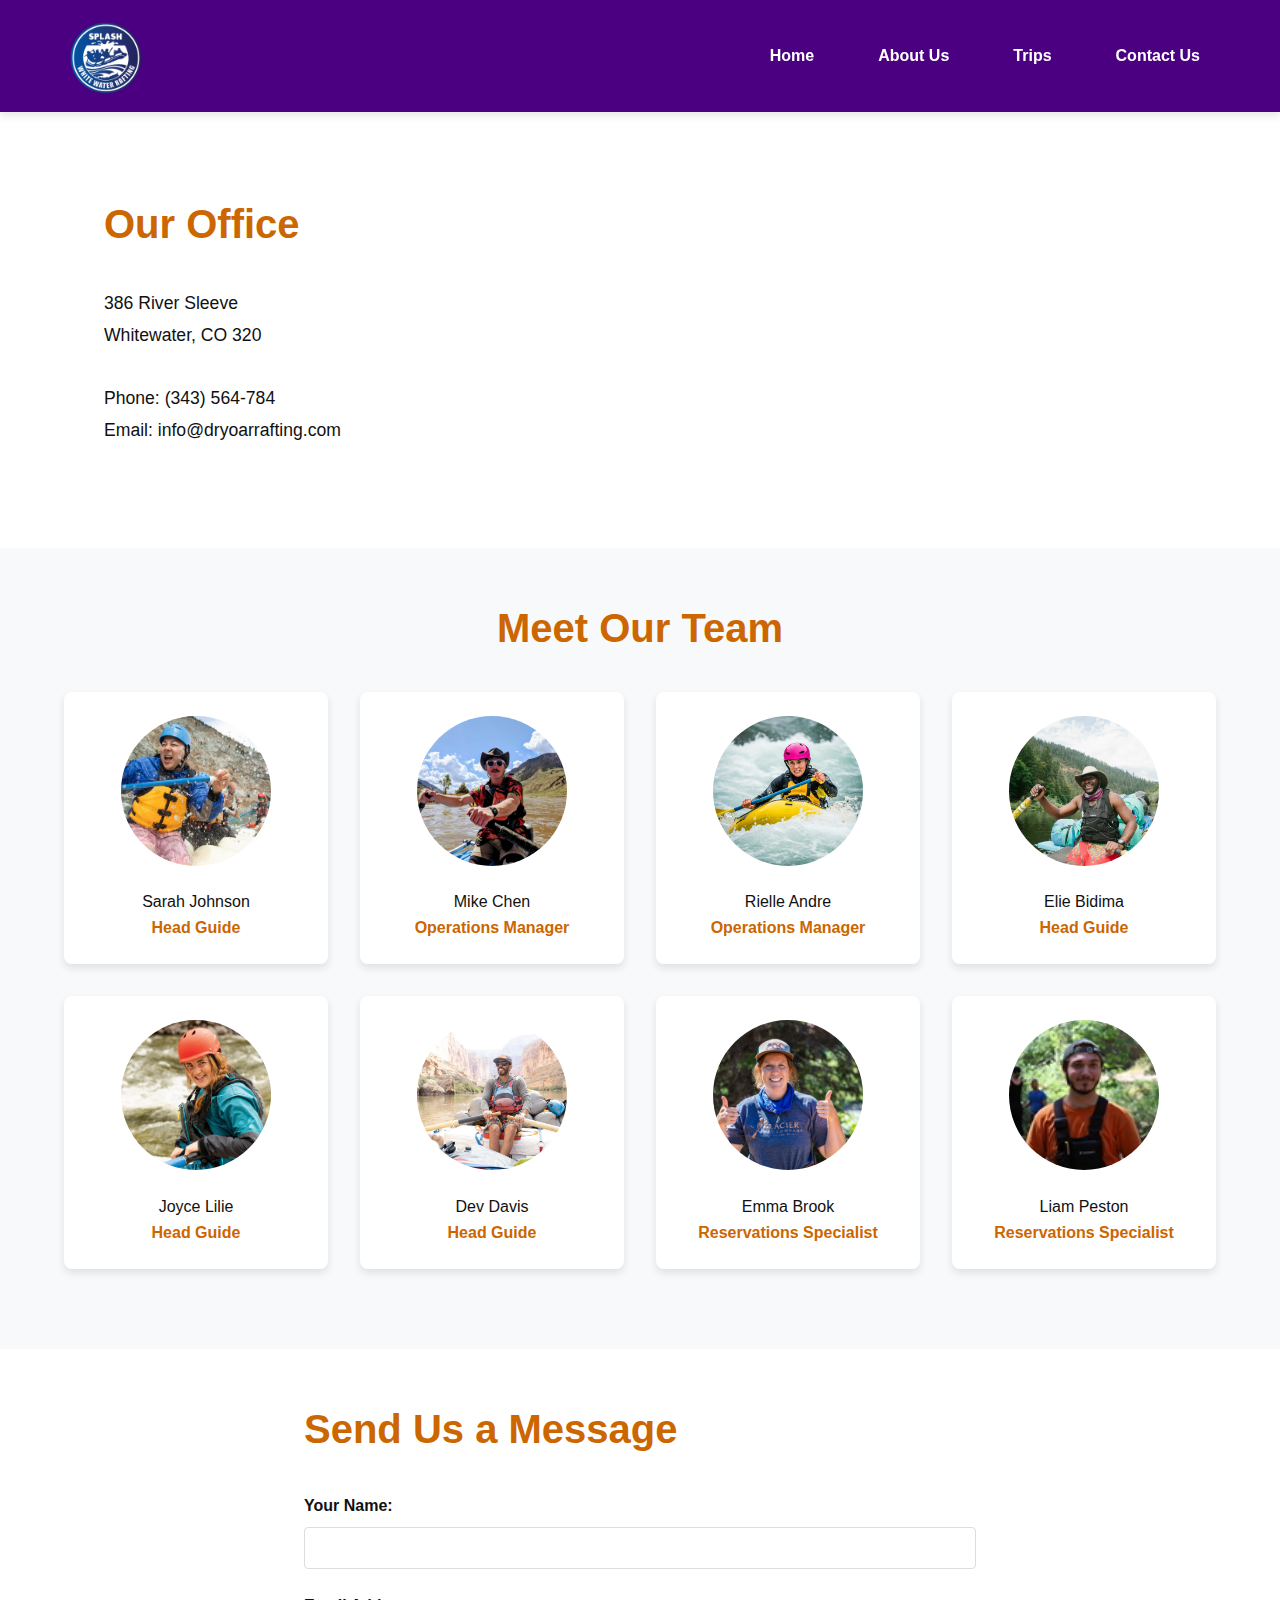
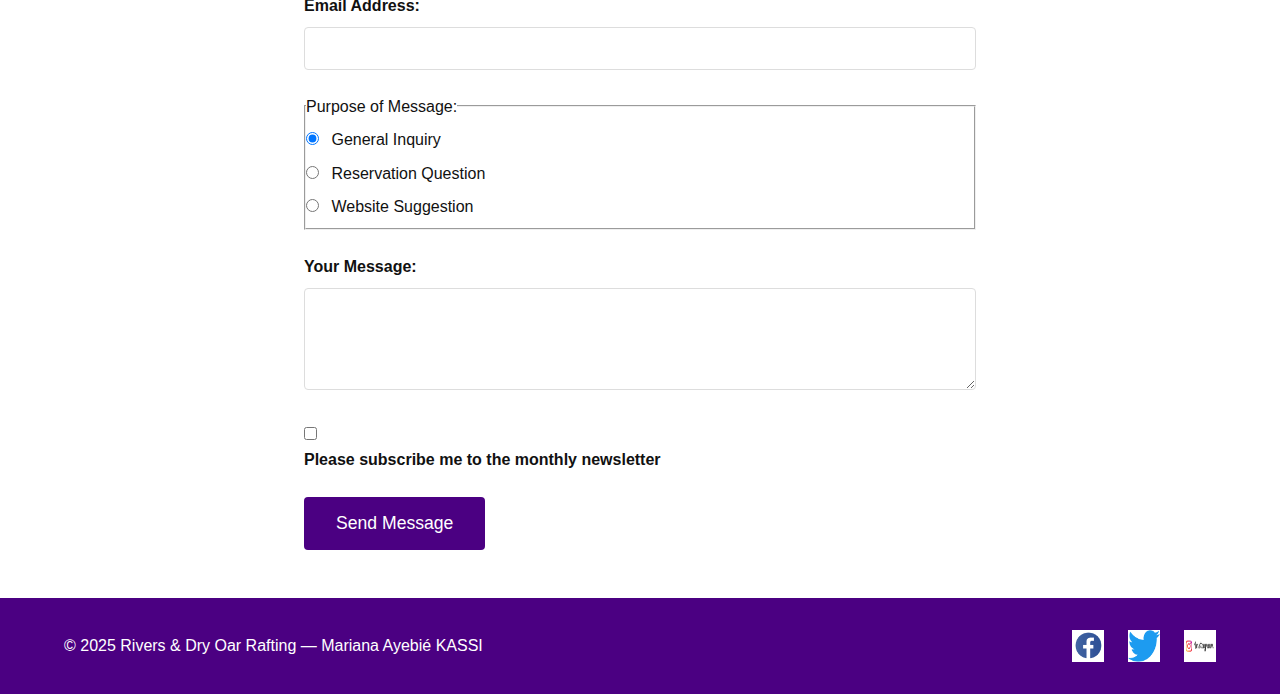
<file: wwr/contact.html>
<!DOCTYPE html>
<html lang="en">
<head>
  <meta charset="UTF-8" >
  <meta name="viewport" content="width=device-width, initial-scale=1.0" >
  <meta name="description" content="Contact Rivers & Thrills Rafting for questions about our trips, reservations, or website suggestions." >
  <meta name="author" content="Mariana KASSI" >

  <!-- Google Fonts -->
  <link href="https://www.britannica.com/place/Ghaghara-River" rel="stylesheet">

  <!-- CSS -->
  <link rel="stylesheet" href="styles/rafting.css" >

  <title>Contact Us - Dry Oar Rafting</title>
</head>
<body>

  
<header class="site-header">
<img src="images/Rafting-logo.png" alt="Rivers & Thrills Rafting Logo" >
<nav class="main-nav">
<ul>
<li><a href="index.html">Home</a></li>
<li><a href="about.html">About Us</a></li>
<li><a href="trips.html">Trips</a></li>
<li><a href="contact.html">Contact Us</a></li>
</ul>
</nav>
</header>
 
 <main>
  <!-- Contact Information Section -->
  <section class="contact-info">
    <div class="contact-grid">
      <div class="contact-details">
        <h2>Our Office</h2>
        <address>
          386 River Sleeve<br>
          Whitewater, CO 320<br><br>
          Phone: (343) 564-784<br>
          Email: info@dryoarrafting.com
        </address>
      </div>
      
      <div class="contact-map">
        <iframe src="https://www.google.com/maps/embed?pb=!1m18!1m12!1m3!1d31786.178303247358!2d-3.7677529602254487!3d5.21985221449627!2m3!1f0!2f0!3f0!3m2!1i1024!2i768!4f13.1!3m3!1m2!1s0xfc1f808ca98fad9%3A0x361353be4879393c!2sGrand-Bassam!5e0!3m2!1sfr!2sci!4v1750346904712!5m2!1sfr!2sci" width="600" height="450" style="border:0;" allowfullscreen="" loading="lazy" referrerpolicy="no-referrer-when-downgrade"></iframe>
</div>
    </div>
  </section>

  <!-- Meet Our Team Section -->
  <section class="team-section">
    <h2>Meet Our Team</h2>
    <div class="team-grid">
      <figure>
        <img src="images/ER4.jpg" alt="Sarah Johnson - Guide">
        <figcaption>Sarah Johnson<br><span>Head Guide</span></figcaption>
      </figure>
      <figure>
        <img src="images/E6.jpg" alt="Mike Chen - Operations">
        <figcaption>Mike Chen<br><span>Operations Manager</span></figcaption>
      </figure>
      <figure>
        <img src="images/EA.jpg" alt="Mike Chen - Operations">
        <figcaption>Rielle Andre<br><span>Operations Manager</span></figcaption>
      </figure><figure>
        <img src="images/ER3.jpg" alt="Mike Chen - Operations">
        <figcaption>Elie Bidima<br><span>Head Guide</span></figcaption>
      </figure>
<figure>
        <img src="images/ER5.jpg" alt="Sarah Johnson - Guide">
        <figcaption>Joyce Lilie<br><span>Head Guide</span></figcaption>
      </figure>
      <figure>
        <img src="images/ER1.jpg" alt="Mike Chen - Operations">
        <figcaption>Dev Davis<br><span>Head Guide</span></figcaption>
      </figure>
      <figure>
        <img src="images/ER2.jpg" alt="Emma Davis - Reservations">
        <figcaption>Emma Brook<br><span>Reservations Specialist</span></figcaption>
      </figure>
      <figure>
        <img src="images/ER.jpg" alt="Emma Davis - Reservations">
        <figcaption>Liam Peston<br><span>Reservations Specialist</span></figcaption>
      </figure>
    </div>
  </section>

  <!-- Contact Form Section -->
  <section class="contact-form">
    <h2>Send Us a Message</h2>
    <form action="https://example.com/contact" method="post">
      <div class="form-group">
        <label for="name">Your Name:</label>
        <input type="text" id="name" name="name" required>
      </div>
      
      <div class="form-group">
        <label for="email">Email Address:</label>
        <input type="email" id="email" name="email" required>
      </div>
      
      <fieldset class="form-group">
        <legend>Purpose of Message:</legend>
        <div class="radio-group">
          <input type="radio" id="general" name="purpose" value="general" checked>
          <label for="general">General Inquiry</label>
        </div>
        <div class="radio-group">
          <input type="radio" id="reservation" name="purpose" value="reservation">
          <label for="reservation">Reservation Question</label>
        </div>
        <div class="radio-group">
          <input type="radio" id="suggestion" name="purpose" value="suggestion">
          <label for="suggestion">Website Suggestion</label>
        </div>
      </fieldset>
      
      <div class="form-group">
        <label for="message">Your Message:</label>
        <textarea id="message" name="message" rows="5" required></textarea>
      </div>
      
      <div class="form-group">
        <input type="checkbox" id="newsletter" name="newsletter">
        <label for="newsletter">Please subscribe me to the monthly newsletter</label>
      </div>
      
      <button type="submit" class="submit-btn">Send Message</button>
    </form>
  </section>
 <footer>
<p>© 2025 Rivers & Dry Oar Rafting — Mariana Ayebié KASSI</p>
<nav class="socialmedia">
<a href="https://facebook.com"><img src="images/logo-facebok.png" alt="Facebook" ></a>
<a href="https://twitter.com"><img src="images/logo-twiter.png" alt="Twitter" ></a>
<a href="https://instagram.com"><img src="images/logo-ig.png" alt="Instagram" ></a>
</nav>
</footer>

</main>
</file>
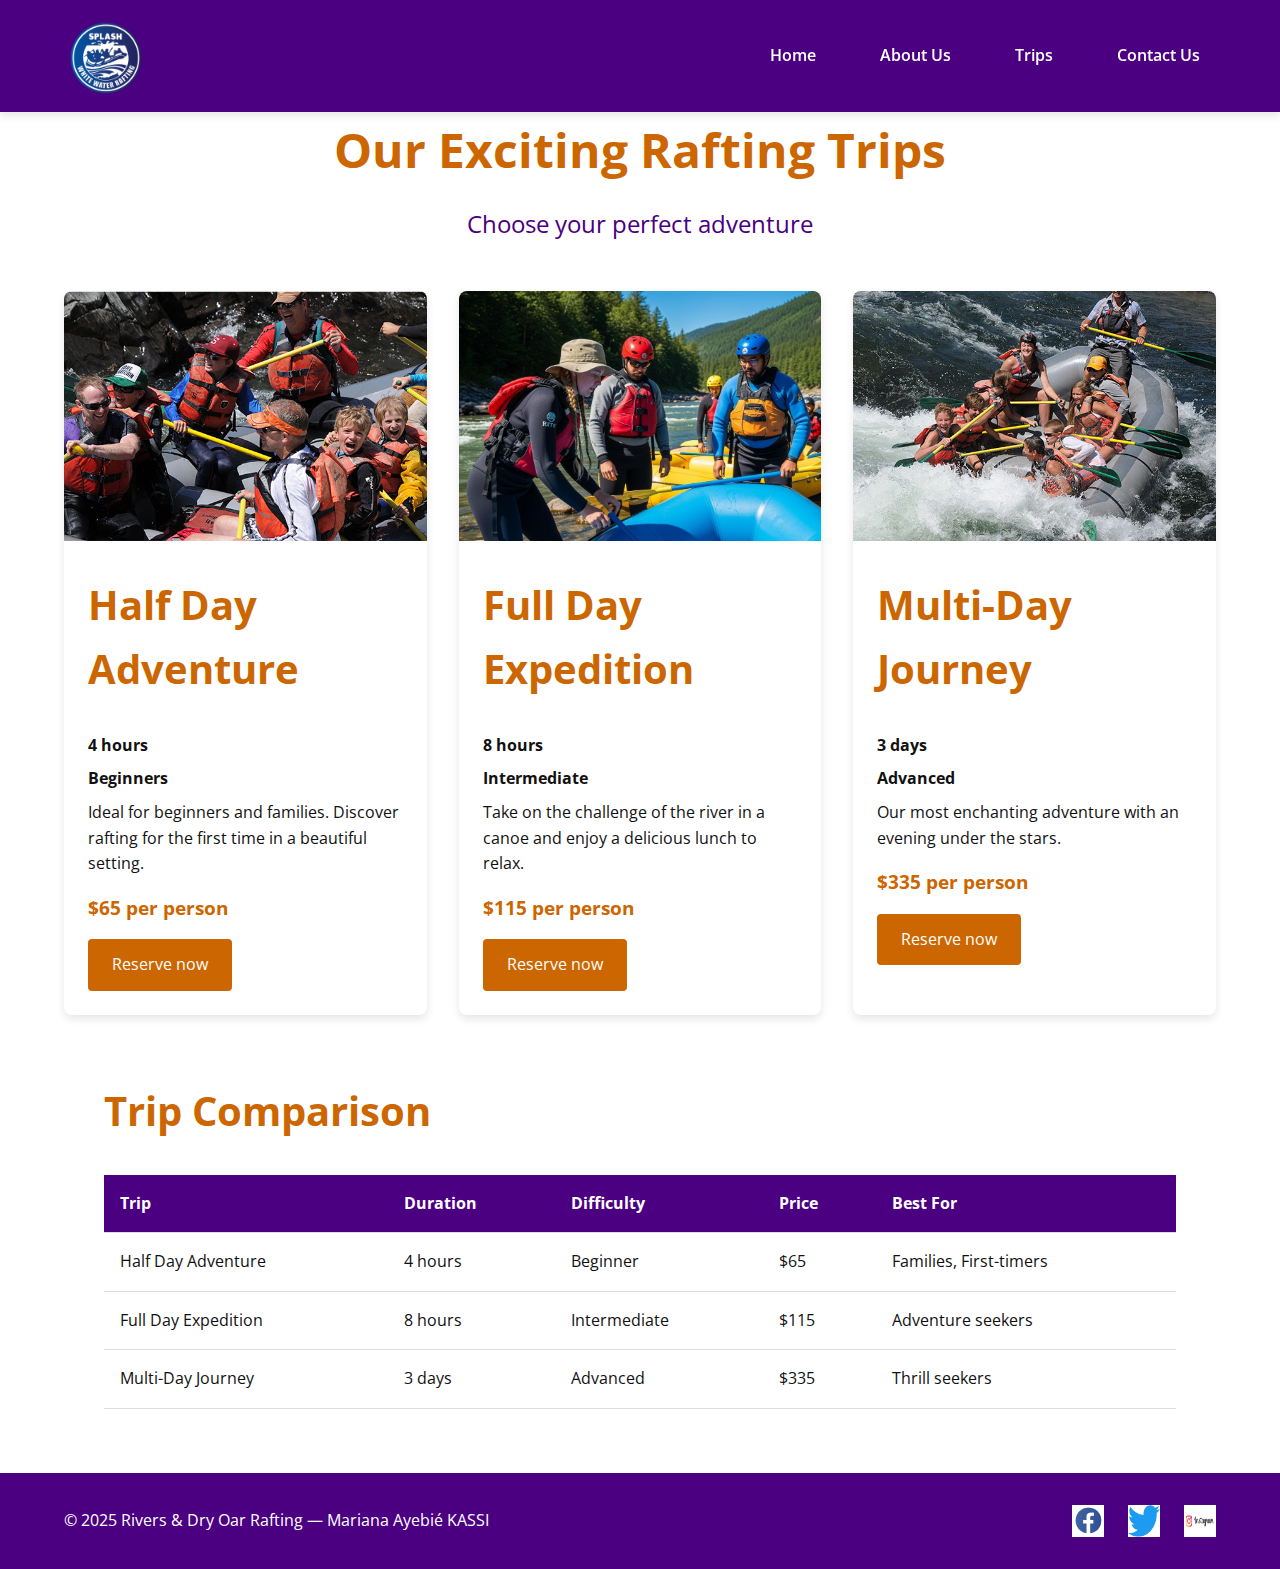
<file: wwr/trips.html>
<!DOCTYPE html>
<html lang="en">
<head>
  <meta charset="UTF-8">
  <meta name="viewport" content="width=device-width, initial-scale=1.0">
  <meta name="description" content="Explore our exciting rafting trips. Choose from half-day adventures to multi-day expeditions.">
  <title>Trips - Dry Oar Rafting</title>
  <link href="https://fonts.googleapis.com/css2?family=Poppins:wght@600&family=Open+Sans&display=swap" rel="stylesheet">
  <link rel="stylesheet" href="styles/rafting.css">
</head>
<body>
   <header class="site-header">
<img src="images/Rafting-logo.png" alt="Rivers & Thrills Rafting Logo" >
<nav class="main-nav">
<ul>
<li><a href="index.html">Home</a></li>
<li><a href="about.html">About Us</a></li>
<li><a href="trips.html">Trips</a></li>
<li><a href="contact.html">Contact Us</a></li>
</ul>
</nav>
</header>
  <main>
    <!-- Trips Hero -->
    <section class="trips-hero">
      <h1>Our Exciting Rafting Trips</h1>
      <p>Choose your perfect adventure</p>
    </section>

    <!-- Trips Grid -->
    <section class="trips-grid">
      <div class="trip-card">
        <img src="images/WithFamily.jpg" alt="Half Day Adventure">
        <div class="trip-info">
          <h3>Half Day Adventure</h3>
          <p class="trip-duration">4 hours</p>
          <p class="trip-difficulty">Beginners</p>
          <p>Ideal for beginners and families. Discover rafting for the first time in a beautiful setting.</p>
          <p class="trip-price">$65 per person</p>
          <a href="contact.html" class="book-button">Reserve now</a>
        </div>
      </div>

      <div class="trip-card">
        <img src="images/IAG.jpg" alt="Full Day Expedition">
        <div class="trip-info">
          <h3>Full Day Expedition</h3>
          <p class="trip-duration">8 hours</p>
          <p class="trip-difficulty">Intermediate</p>
          <p>Take on the challenge of the river in a canoe and enjoy a delicious lunch to relax.</p>
          <p class="trip-price">$115 per person</p>
          <a href="contact.html" class="book-button">Reserve now</a>
        </div>
      </div>

      <div class="trip-card">
        <img src="images/RaftingImg.jpg" alt="Multi-Day Journey">
        <div class="trip-info">
          <h3>Multi-Day Journey</h3>
          <p class="trip-duration">3 days</p>
          <p class="trip-difficulty">Advanced</p>
          <p>Our most enchanting adventure with an evening under the stars.</p>
          <p class="trip-price">$335 per person</p>
          <a href="contact.html" class="book-button">Reserve now</a>
        </div>
      </div>
    </section>

    <!-- Trip Comparison Table -->
    <section class="trip-comparison">
      <h2>Trip Comparison</h2>
      <table>
        <thead>
          <tr>
            <th>Trip</th>
            <th>Duration</th>
            <th>Difficulty</th>
            <th>Price</th>
            <th>Best For</th>
          </tr>
        </thead>
        <tbody>
          <tr>
            <td>Half Day Adventure</td>
            <td>4 hours</td>
            <td>Beginner</td>
            <td>$65</td>
            <td>Families, First-timers</td>
          </tr>
          <tr>
            <td>Full Day Expedition</td>
            <td>8 hours</td>
            <td>Intermediate</td>
            <td>$115</td>
            <td>Adventure seekers</td>
          </tr>
          <tr>
            <td>Multi-Day Journey</td>
            <td>3 days</td>
            <td>Advanced</td>
            <td>$335</td>
            <td>Thrill seekers</td>
          </tr>
        </tbody>
      </table>
    </section>
  </main>

   <footer>
<p>© 2025 Rivers & Dry Oar Rafting — Mariana Ayebié KASSI</p>
<nav class="socialmedia">
<a href="https://facebook.com"><img src="images/logo-facebok.png" alt="Facebook" ></a>
<a href="https://twitter.com"><img src="images/logo-twiter.png" alt="Twitter" ></a>
<a href="https://instagram.com"><img src="images/logo-ig.png" alt="Instagram" ></a>
</nav>
</footer>
</body>
</html>
</file>
<file: styles.css>
styles.css 

main {
    max-width: 840px;
  }  
  h1{
    color: steelblue;
  }

aside {
  width: 20rem;
  margin: 1rem;
  border: 1px solid rgba(0, 0, 0, 0.2); /* 1️⃣ */
  padding: 1em;
  background-color: #eee;
  color: #333;
  text-align: center;
}

aside img {
    width: 200px;
    height: auto;
  }

  nav{
    background-color: steelblue;
    padding: 10px;

  }

  nav a{
    color: white;
    display: block;
    padding: 10px;
    
    
  }
  
main img {
    width: 150px;
    height: auto;
    border: 1px solid rgb(98, 145, 182);
    padding: 2px;
    box-shadow: 0 0 30px gray
     }
    
 p { padding: 0;}

 footer {
        margin-top: 15px;
        border-top: 1px solid #000;
        text-align: center;
      }
</file>
<file: wwr/styles/rafting.css>
:root {
  --primary: #4B0082;
  --secondary: #2F4F4F;
  --accent: #CC6600;
  --light: #FFFFFF;
  --dark: #111111;
  --gray: #7F8C8D;
  --shadow: 0 4px 8px rgba(0, 0, 0, 0.1);
}
 
* {
  margin: 0;
  padding: 0;
  box-sizing: border-box;
}
body {
  font-family: 'Open Sans', sans-serif;
  line-height: 1.6;
  color: var(--dark);
  background-color: var(--light);
}
 
h2, h3, h1 {
  font-size: 2.5rem;
  margin-bottom: 2rem;
  color: var(--accent);
}
 
img {
  max-width: 100%;
  height: auto;
}
 
.site-header {
  display: grid;
  grid-template-columns: auto 1fr;
  align-items: center;
  padding: 1rem 5%;
  color: var(--light);
   background-color: var(--primary);
  box-shadow: var(--shadow);
  position: sticky;
  top: 0;
  z-index: 100;
}
 
.site-header img {
  height: 80px;
  transition: transform 0.3s;
}
.site-header img:hover {
  transform: scale(1.05);
}
 
.main-nav ul {
  display: flex;
  justify-content: flex-end;
  gap: 2rem;
  list-style: none;
}
.main-nav a {
  text-decoration: none;
  color: var(--light);
  font-weight: 600;
  padding: 0.5rem 1rem;
  position: relative;
  transition: color 0.3s;
}
.main-nav a::after {
  content: '';
  position: absolute;
  width: 0;
  height: 2px;
  bottom: 0;
  left: 0;
  background-color: var(--accent);
  transition: width 0.3s;
}
.main-nav a:hover {
  color: var(--accent);
}
.main-nav a:hover::after {
  width: 100%;
}
 
.hero {
  padding: 4rem 5%;
  text-align: center;
}
.hero h2 {
  text-align: center;
}
.hero-content {
  display: grid;
  grid-template-columns: 2fr 1fr;
  gap: 2rem;
  align-items: center;
  max-width: 1200px;
  margin: 0 auto;
}
.hero-content p {
  font-size: 1.1rem;
}
.hero-content img {
  border-radius: 8px;
  box-shadow: var(--shadow);
}
 
.history-section {
  padding: 4rem 5%;
  background-color: #F0F0F5;
}
.history-section h2 {
  text-align: center;
  margin-bottom: 2rem;
}
.history-container {
  display: grid;
  grid-template-columns: 1fr 1fr 1fr;
  gap: 2rem;
  align-items: center;
  max-width: 1200px;
  margin: 0 auto;
}
.history-text p {
  font-size: 1.1rem;
  line-height: 1.8;
  text-align: justify;
}
.history-image img {
  border-radius: 8px;
  box-shadow: var(--shadow);
  transition: transform 0.5s;
}
.history-image img:hover {
  transform: scale(1.02);
}
 
.adventure-gallery {
  padding: 4rem 5%;
  text-align: center;
}
.gallery {
  display: grid;
  grid-template-columns: repeat(auto-fit, minmax(200px, 1fr));
  gap: 2rem;
  max-width: 1200px;
  margin: 0 auto;
}
.gallery figure {
  overflow: hidden;
  border-radius: 8px;
  box-shadow: var(--shadow);
  transition: all 0.3s;
}
.gallery figure:hover {
  transform: translateY(-5px);
  box-shadow: 0 10px 20px rgba(0, 0, 0, 0.2);
}
.gallery img {
  width: 100%;
  height: 200px;
  object-fit: cover;
}
.gallery figcaption {
  background-color: var(--accent);
  color: var(--light);
  padding: 0.8rem;
  font-weight: 600;
}
 
footer {
  background-color: var(--primary);
  color: var(--light);
  padding: 2rem 5%;
  display: flex;
  justify-content: space-between;
  align-items: center;
  flex-wrap: wrap;
}
.socialmedia {
  display: flex;
  gap: 1.5rem;
}
.socialmedia a {
  width: 32px;
  height: 32px;
}
.socialmedia img {
  width: 100%;
  height: 100%;
}

/* Contact Page Styles */
.contact-info {
  padding: 3rem 5%;
  max-width: 1200px;
  margin: 0 auto;
}

.contact-grid {
  display: grid;
  grid-template-columns: 1fr 1fr;
  gap: 3rem;
  margin-top: 2rem;
}

.contact-details address {
  font-style: normal;
  line-height: 1.8;
  font-size: 1.1rem;
}

.contact-map iframe {
  width: 100%;
  height: 100%;
  min-height: 300px;
  border-radius: 8px;
}

.team-section {
  padding: 3rem 5%;
  background-color: #f8f9fa;
  text-align: center;
}

.team-grid {
  display: grid;
  grid-template-columns: repeat(auto-fit, minmax(250px, 1fr));
  gap: 2rem;
  max-width: 1200px;
  margin: 2rem auto;
}

.team-grid figure {
  background: white;
  padding: 1.5rem;
  border-radius: 8px;
  box-shadow: 0 4px 8px rgba(0,0,0,0.1);
  transition: transform 0.3s;
}

.team-grid figure:hover {
  transform: translateY(-5px);
}

.team-grid img {
  width: 150px;
  height: 150px;
  object-fit: cover;
  border-radius: 50%;
  margin-bottom: 1rem;
}

.team-grid figcaption span {
  color: var(--accent);
  font-weight: 600;
}

.contact-form {
  padding: 3rem 5%;
  max-width: 800px;
  margin: 0 auto;
}

.form-group {
  margin-bottom: 1.5rem;
}

.form-group label {
  display: block;
  margin-bottom: 0.5rem;
  font-weight: 600;
}

.form-group input[type="text"],
.form-group input[type="email"],
.form-group textarea {
  width: 100%;
  padding: 0.8rem;
  border: 1px solid #ddd;
  border-radius: 4px;
  font-family: inherit;
}

.form-group textarea {
  resize: vertical;
}

.radio-group {
  margin: 0.5rem 0;
}

.radio-group label {
  display: inline;
  margin-left: 0.5rem;
  font-weight: normal;
}

.submit-btn {
  background-color: var(--primary);
  color: white;
  border: none;
  padding: 1rem 2rem;
  font-size: 1.1rem;
  border-radius: 4px;
  cursor: pointer;
  transition: background-color 0.3s;
}

.submit-btn:hover {
  background-color: #0d8bf2;
}

/* Responsive Adjustments */
@media (max-width: 768px) {
  .contact-grid {
    grid-template-columns: 1fr;
  }
  
  .team-grid {
    grid-template-columns: 1fr;
    max-width: 400px;
  }
}

/* Trips Page Styles */
.trips-hero {  
  color:var(--primary);
  text-align: center;
  padding: 0rem 2rem;
  margin-bottom: 3rem;
}

.trips-hero h1 {
  color: acc;
  font-size: 3rem;
  margin-bottom: 1rem;
}

.trips-hero p {
  font-size: 1.5rem;
}

.trips-grid {
  display: grid;
  grid-template-columns: repeat(auto-fit, minmax(350px, 1fr));
  gap: 2rem;
  padding: 0 5%;
  margin-bottom: 4rem;
}

.trip-card {
  background: white;
  border-radius: 8px;
  overflow: hidden;
  box-shadow: var(--shadow);
  transition: transform 0.3s;
}

.trip-card:hover {
  transform: translateY(-5px);
}

.trip-card img {
  width: 100%;
  height: 250px;
  object-fit: cover;
}

.trip-info {
  padding: 1.5rem;
}

.trip-duration, .trip-difficulty, .trip-price {
  font-weight: bold;
  margin: 0.5rem 0;
}

.trip-price {
  color: var(--accent);
  font-size: 1.2rem;
  margin: 1rem 0;
}

.book-button {
  display: inline-block;
  background-color: var(--accent);
  color: white;
  padding: 0.8rem 1.5rem;
  border-radius: 4px;
  text-decoration: none;
  transition: background-color 0.3s;
}

.book-button:hover {
  background-color: var(--primary);
}

.trip-comparison {
  padding: 0 5% 4rem;
  max-width: 1200px;
  margin: 0 auto;
}

.trip-comparison table {
  width: 100%;
  border-collapse: collapse;
  margin-top: 2rem;
}

.trip-comparison th, .trip-comparison td {
  padding: 1rem;
  text-align: left;
  border-bottom: 1px solid #ddd;
}

.trip-comparison th {
  background-color: var(--primary);
  color: white;
}

.trip-comparison tr:hover {
  background-color: #f5f5f5;
}

/* Responsive Adjustments */
@media (max-width: 768px) {
  .hero h1 {
    font-size: 2rem;
  }
  
  .newsletter-form {
    flex-direction: column;
  }
  
  .trips-hero h1 {
    font-size: 2.5rem;
  }
  
  .trips-hero p {
    font-size: 1.2rem;
  }
}

@media (max-width: 480px) {
  .hero h1 {
    font-size: 1.8rem;
  }
  
  .trips-grid {
    grid-template-columns: 1fr;
  }
  
  .trip-comparison table {
    display: block;
    overflow-x: auto;
  }
}

/* Home Page Styles */

.hero img {
  width: 100%;
  max-height: 600px;
  object-fit: cover;
}




.cta-button {
  position: absolute;
  bottom: 20%;
  left: 50%;
  transform: translateX(-50%);
  background-color: var(--primary);
  color: white;
  padding: 1rem 2rem;
  border-radius: 4px;
  text-decoration: none;
  font-weight: bold;
  transition: background-color 0.3s;
}

.cta-button:hover {
  background-color: var(--accent);
}

.newsletter {
  background-color: var(--primary);
  color: white;
  padding: 3rem;
  text-align: center;
}

.newsletter h2 {
  color: white;
  margin-bottom: 1.5rem;
}

.newsletter-form {
  display: flex;
  justify-content: center;
  gap: 1rem;
  max-width: 600px;
  margin: 0 auto;
}

.newsletter-form input {
  padding: 0.8rem;
  border: none;
  border-radius: 4px;
  flex: 1;
  min-width: 200px;
}

.newsletter-form button {
  background-color: var(--accent);
  color: white;
  border: none;
  padding: 0 2rem;
  border-radius: 4px;
  cursor: pointer;
  transition: background-color 0.3s;
}

.newsletter-form button:hover {
  background-color: var(--secondary);
}

.features {
  padding: 4rem 5%;
  text-align: center;
}

.features-grid {
  display: grid;
  grid-template-columns: repeat(auto-fit, minmax(300px, 1fr));
  gap: 2rem;
  max-width: 1200px;
  margin: 3rem auto;
}

.feature-card {
  background: white;
  padding: 2rem;
  border-radius: 8px;
  box-shadow: var(--shadow);
  transition: transform 0.3s;
}

.feature-card:hover {
  transform: translateY(-5px);
}

.feature-card img {
  width: 80px;
  height: 80px;
  margin-bottom: 1rem;
}
</file>
<file: styles/main.css>
/* Réinitialisation basique */
* {
    margin: 0;
    padding: 0;
    box-sizing: border-box;
  }
  
  body {
    font-family: 'Segoe UI', Tahoma, Geneva, Verdana, sans-serif;
    line-height: 1.6;
    background-color: #f9f9f9;
    color: #333;
    max-width: 800px;
    margin: auto;
    padding: 20px;
  }
  
  /* En-tête */
  header {
    text-align: center;
    margin-bottom: 20px;
  }
  
  nav a {
    color: rgb(77, 106, 179);
    text-decoration: none;
    margin: 0 10px;
    font-weight: bold;
  }
  
  nav a:hover {
    text-decoration: underline;
  }
  
  /* Contenu principal */
  main {
    text-align: center;
  }
  
  h1 {
    font-size: 2em;
    margin-bottom: 20px;
  }
  
  img {
    display: block;
    margin: 0 auto;
    max-width: 100%;
    height: auto;
    border-radius: 8px;
  }
  
  p {
    margin-top: 20px;
    text-align: justify;
  }
  
  /* Pied de page */
  footer {
    margin-top: 40px;
    font-size: 0.9em;
    text-align: center;
    color: #666;
  }
</file>
<file: wwr/styles/raft.css>
/* CSS Variables */
:root {
  --primary-color: #1E90FF;
  --secondary-color: #2F4F4F;
  --accent1-color: #FFA500;
  --accent2-color: #FFFFFF;
  --heading-font: 'Poppins', sans-serif;
  --text-font: 'Open Sans', sans-serif;
}

/* Reset box model */
* {
  margin: 0;
  padding: 0;
  box-sizing: border-box;
}

/* Base styles */
body {
  font-family: var(--text-font);
  color: var(--accent1-color);
  background-color: var(--secondary-color);
}

/* Centered layout */
header, main, footer {
  width: 840px;
  margin: 0 auto;
}

/* Navigation & Text Elements */
nav, p, section, article {
  margin: 16px;
  padding: 8px;
}

/* Link Styles */
.socialmedia a {
  text-decoration: none;
}

/* Heading styles */
h1, h2 {
  font-family: var(--heading-font);
  color: var(--primary-color);
}

/* Hero Section */
.hero {
  position: relative;
}

.hero img {
  display: block;
  width: 100%;
  height: auto;
}

.hero h1 {
  position: absolute;
  top: 20px;
  width: 100%;
  padding: 16px;
  text-align: center;
  opacity: 0.7;
  background-color: var(--accent1-color);
  color: var(--accent2-color);
}

.hero article {
  position: absolute;
  bottom: 40px;
  left: 20px;
  background-color: rgba(255, 255, 255, 0.8);
  padding: 10px;
  max-width: 300px;
  border-radius: 8px;
}

.hero article img {
  float: right;
  width: 125px;
  margin-left: 10px;
  border-radius: 6px;
  box-shadow: 0 2px 6px rgba(0, 0, 0, 0.3);
}





/* Base styles for all images */
img {
  max-width: 100%;
  height: auto;
  display: block;
  border: none;
}


.socialmedia {
    width: 100px; /* Ajustez la taille selon vos besoins */
    height: auto; /* Conserve le ratio d'aspect */
    margin: 5px; /* Espacement entre les logos */
}
</file>
<file: wwr/styles/R.css>
/* Base Styles & Variables */
:root {
  --primary-color: #1E90FF;    /* Bleu vif */
  --accent1-color: #FFA500;    /* Orange vif */
  --accent2-color: #FFFFFF;
    --secondary-color: #2F4F4F;

  --heading-font: 'Poppins', sans-serif;
  --text-font: 'Open Sans', sans-serif;
}

/* Base Styles */
body {
  font-family: var(--text-font);
  margin: 0;
  padding: 0;
 line-height: 1.6;
}


.adventure-gallery h2 {
  color: var(--primary-color);
  font-size: 2.5rem;
  margin-bottom: 1.5rem;
  position: relative;
}

.adventure-gallery{
    color: var(--primary-color);
}

.adventure-gallery h2 {
  border-left:5px solid var(--primary-color);
  padding-left: 100px;
  padding-right: -10cqmax;
}


/* Header Styles */
.site-header {
  display: flex;
  justify-content: space-between;
  align-items: center;
  padding: 1rem 5%;
  background-color: var(--accent2-color);
  box-shadow: var(--shadow);
}

.site-header img {
  height: 80px;
  width: auto;
}

.main-nav ul {
  display: flex;
  gap: 2rem;
  list-style: none;
  margin: 0;
  padding: 0;
}

.main-nav a {
  text-decoration: none;
  color: var(--primary-color);
  font-weight: 600;
  padding: 0.5rem 1rem;
  transition: all 0.3s ease;
  border-radius: 4px;
}

.main-nav a:hover {
  color: var(--primary-color);
  background-color: var(--primary-color);
}

/* Hero Section */
.hero {
  background:var(--secondary-color) ;
  color: var(--accent1-color);
  padding: 5rem 2rem;
  text-align: center;
}

.hero-content {
  max-width: 800px;
  margin: 0 auto;
}

.hero p {
  font-size: 1.2rem;
  margin-bottom: 2rem;
}

.social-link img {
  width: 40px;
  height: 40px;
  transition: transform 0.3s;
}

.social-link img:hover {
  transform: scale(1.1);
  filter: brightness(0) invert(1) drop-shadow(0 0 4px var(--primary-color));
}

/* History Section */
.history-section {
  padding: 4rem 5%;
  background-color: var(--accent2-color);
}

.history-container {
  display: grid;
  grid-template-columns: 1fr 1fr;
  gap: 3rem;
  align-items: center;
  max-width: 1200px;
  margin: 0 auto;
}

.history-text h1 {
  color: var(--primary-color);
  font-size: 2.5rem;
  margin-bottom: 1.5rem;
  position: relative;
}

.history-text h1::after {
  content: '';
  position: absolute;
  left: 0;
  bottom: -10px;
  width: 80px;
  height: 4px;
  background-color: var(--primary-color);
}

.history-text p {
  font-size: 1.1rem;
  line-height: 1.8;  
  color: var(--accent1-color);


}

.history-image img {
  width: 100%;
  border-radius: 8px;
  box-shadow: var(--shadow);
  transition: transform 0.5s;
}

.history-image img:hover {
  transform: scale(1.02);
}

/* Adventure Gallery */
.adventure-gallery {
  padding: 4rem 5%;
  background-color: #f8f9fa;
  text-align: center;
}

.adventure-gallery h2 {
  color: var(--primary-color);
  font-size: 2.5rem;
  margin-bottom: 3rem;
}

.adventure-gallery h2 span {
  color: var(--primary-color);
}

.gallery {
  display: grid;
  grid-template-columns: repeat(auto-fit, minmax(250px, 1fr));
  gap: 2rem;
  max-width: 1200px;
  margin: 0 auto;
}

.gallery figure {
  margin: 0;
  position: relative;
  overflow: hidden;
  border-radius: 8px;
  box-shadow: var(--shadow);
  transition: all 0.3s;
}

.gallery figure:hover {
  transform: translateY(-5px);
  box-shadow: 0 10px 20px rgba(24, 246, 235, 0.2);
}

.gallery img {
  width: 100%;
  height: 250px;
  object-fit: cover;
  transition: transform 0.5s ease;
}

.gallery figcaption {
  background-color: var(--primary-color);
  color: var(--accent1-color);
  padding: 0.8rem;
  font-weight: 600;
}

/* Footer Styles */
footer {
  background-color: var(--primary-color);
  color: var(--accent1-color);
  padding: 2rem 5%;
  text-align: center;
}

.socialmedia {
  display: flex;
  justify-content: center;
  gap: 1.5rem;
  margin-top: 1.5rem;
}

.socialmedia a {
  transition: transform 0.3s;
}

.socialmedia a:hover {
  transform: scale(1.2) rotate(5deg);
}

.socialmedia img {
  width: 40px;
  height: 40px;
}

/* Responsive Design */
@media (max-width: 900px) {
  .gallery {
    grid-template-columns: repeat(2, 1fr);
  }
}

@media (max-width: 768px) {
  .site-header {
    flex-direction: column;
    padding: 1.5rem;
  }
  
  .history-container {
    grid-template-columns: 1fr;
    gap: 2rem;
  }
  
  .history-image {
    order: -1;
  }
  
  .main-nav ul {
    flex-wrap: wrap;
    justify-content: center;
  }
}

@media (max-width: 480px) {
  .gallery {
    grid-template-columns: 1fr;
  }
  
  .hero {
    padding: 3rem 1rem;
  }
  
  .history-text h1 {
    font-size: 2rem;
  }
}









/* ================ */
/* === Contact Info Section === */
/* ================ */

.contact-info {
  margin-bottom: 2rem;
}

.contact-info h2 {
  font-family: var(--heading-font);
  color: var(--primary-color);
  margin-bottom: 1rem;
}

.map iframe {
  width: 100%;
  height: 400px;
  border: none;
  border-radius: 10px;
  box-shadow: 0 4px 12px rgba(0, 0, 0, 0.1);
}

/* ================ */
/* === Employee Profiles Section === */
/* ================ */

.employee-profiles {
  margin-bottom: 2rem;
}

.employee-profiles h2 {
  font-family: var(--heading-font);
  color: var(--primary-color);
  margin-bottom: 1rem;
}

.profiles {
  display: flex;
  flex-wrap: wrap;
  gap: 1rem;
  justify-content: center;
}

.profiles figure {
  flex: 1 1 calc(30% - 1rem);
  min-width: 200px;
  text-align: center;
}

.profiles img {
  width: 100%;
  border-radius: 50%;
  box-shadow: 0 2px 8px rgba(0, 0, 0, 0.1);
  transition: transform 0.3s ease;
}

.profiles img:hover {
  transform: scale(1.05);
}

figcaption {
  margin-top: 0.5rem;
  font-weight: bold;
  color: var(--secondary-color);
}

/* ================ */
/* === Contact Form Styles === */
/* ================ */

.contact-form {
  margin-bottom: 2rem;
}

.contact-form h2 {
  font-family: var(--heading-font);
  color: var(--primary-color);
  margin-bottom: 1rem;
}

.contact-form form {
  display: grid;
  gap: 1rem;
}

.contact-form label {
  display: block;
  margin-top: 1rem;
}

.contact-form input[type="text"],
.contact-form input[type="email"],
.contact-form textarea {
  width: 100%;
  padding: 0.75rem;
  border: 1px solid #ccc;
  border-radius: 5px;
  font-family: var(--text-font);
}

.contact-form .submit-button {
  background-color: var(--primary-color);
  color: var(--accent2-color);
  border: none;
  padding: 0.75rem 1.5rem;
  font-size: 1rem;
  font-weight: bold;
  border-radius: 5px;
  cursor: pointer;
  transition: background-color 0.3s ease;
}

.contact-form .submit-button:hover {
  background-color: #0b6abf;
}
</file>
